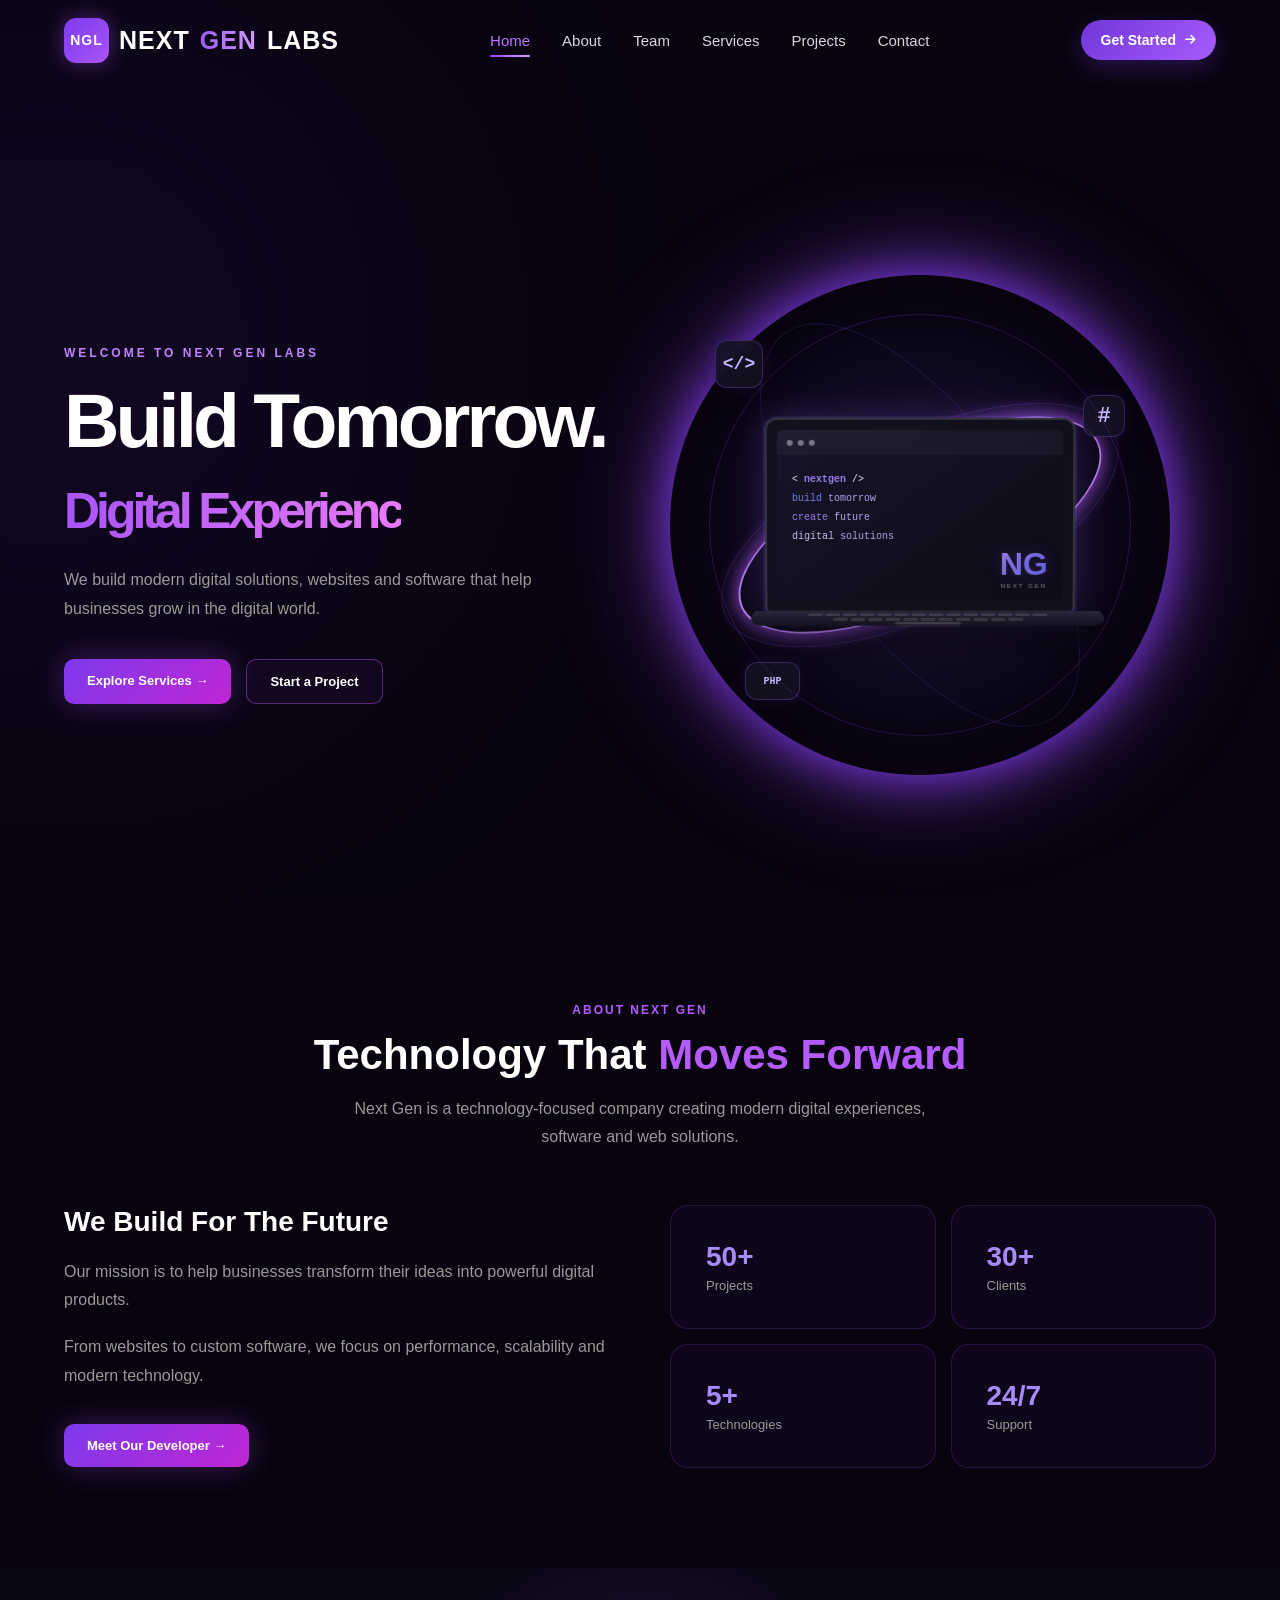
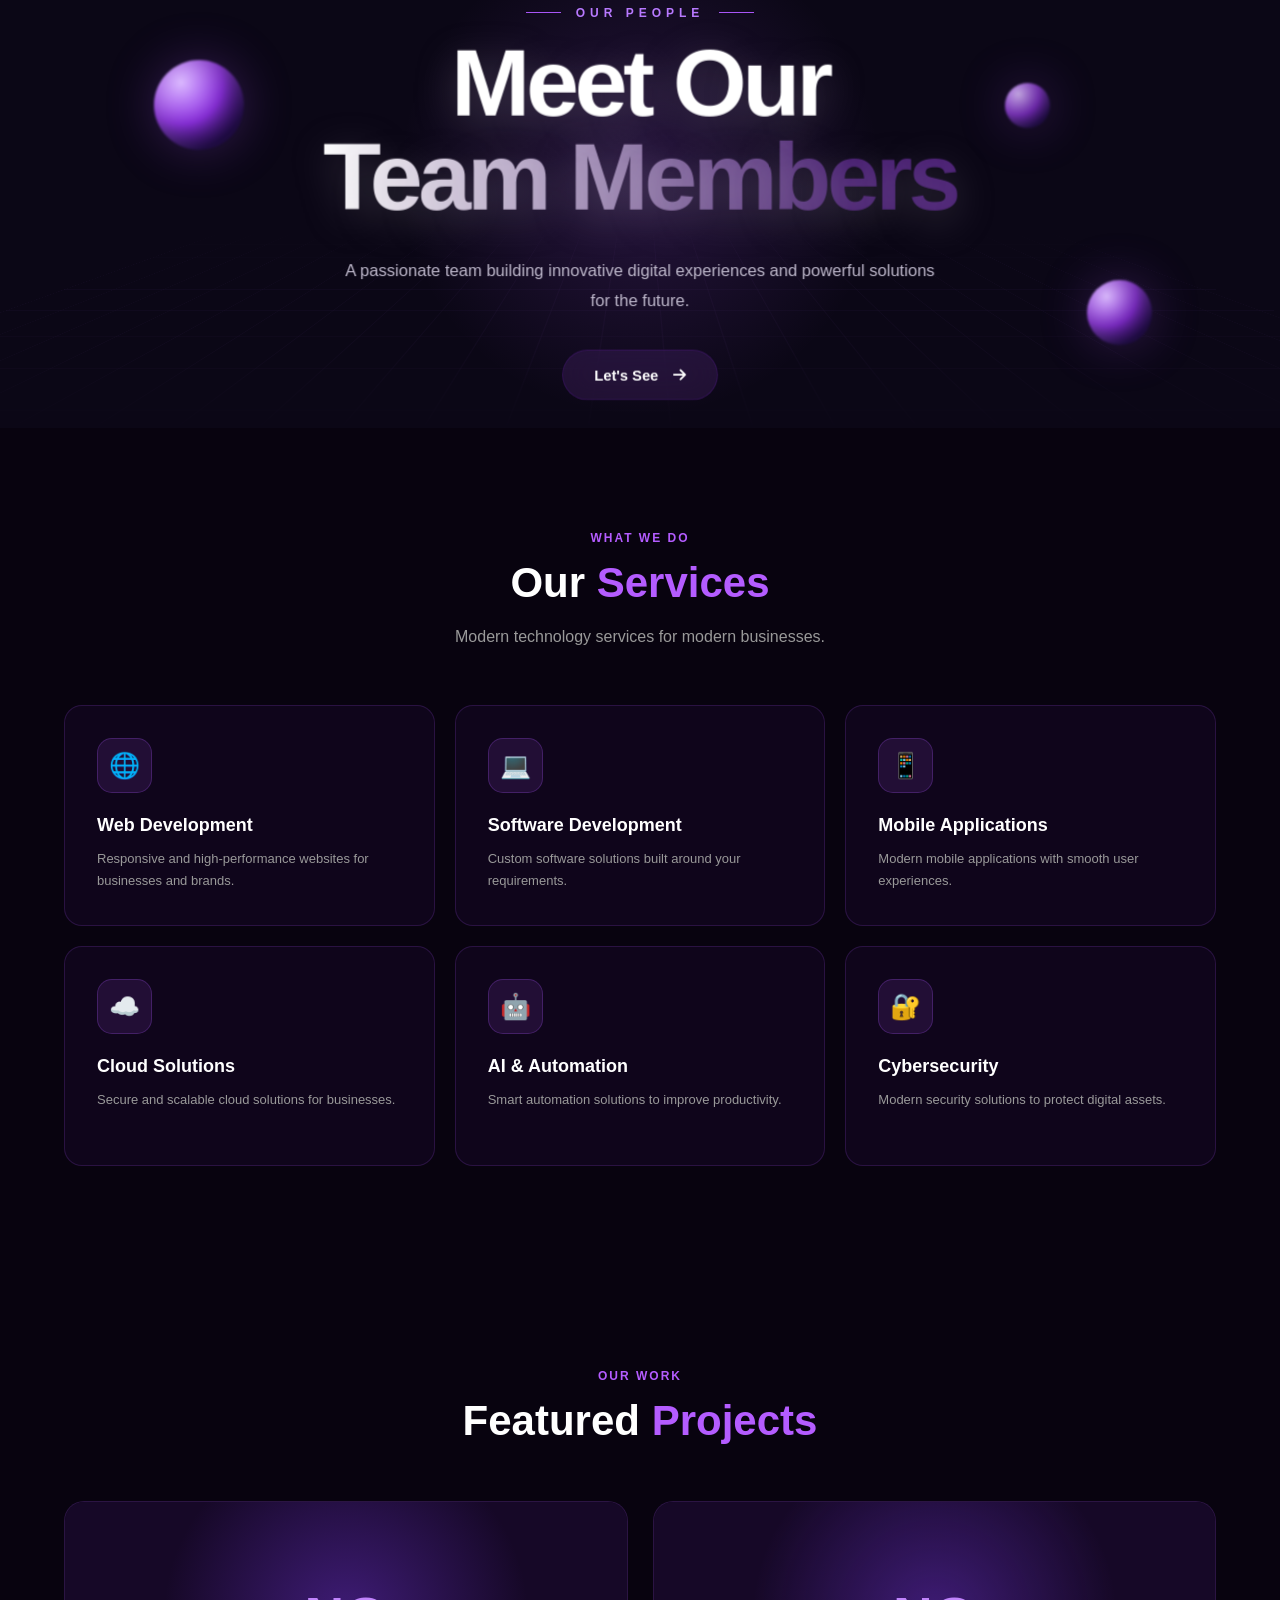
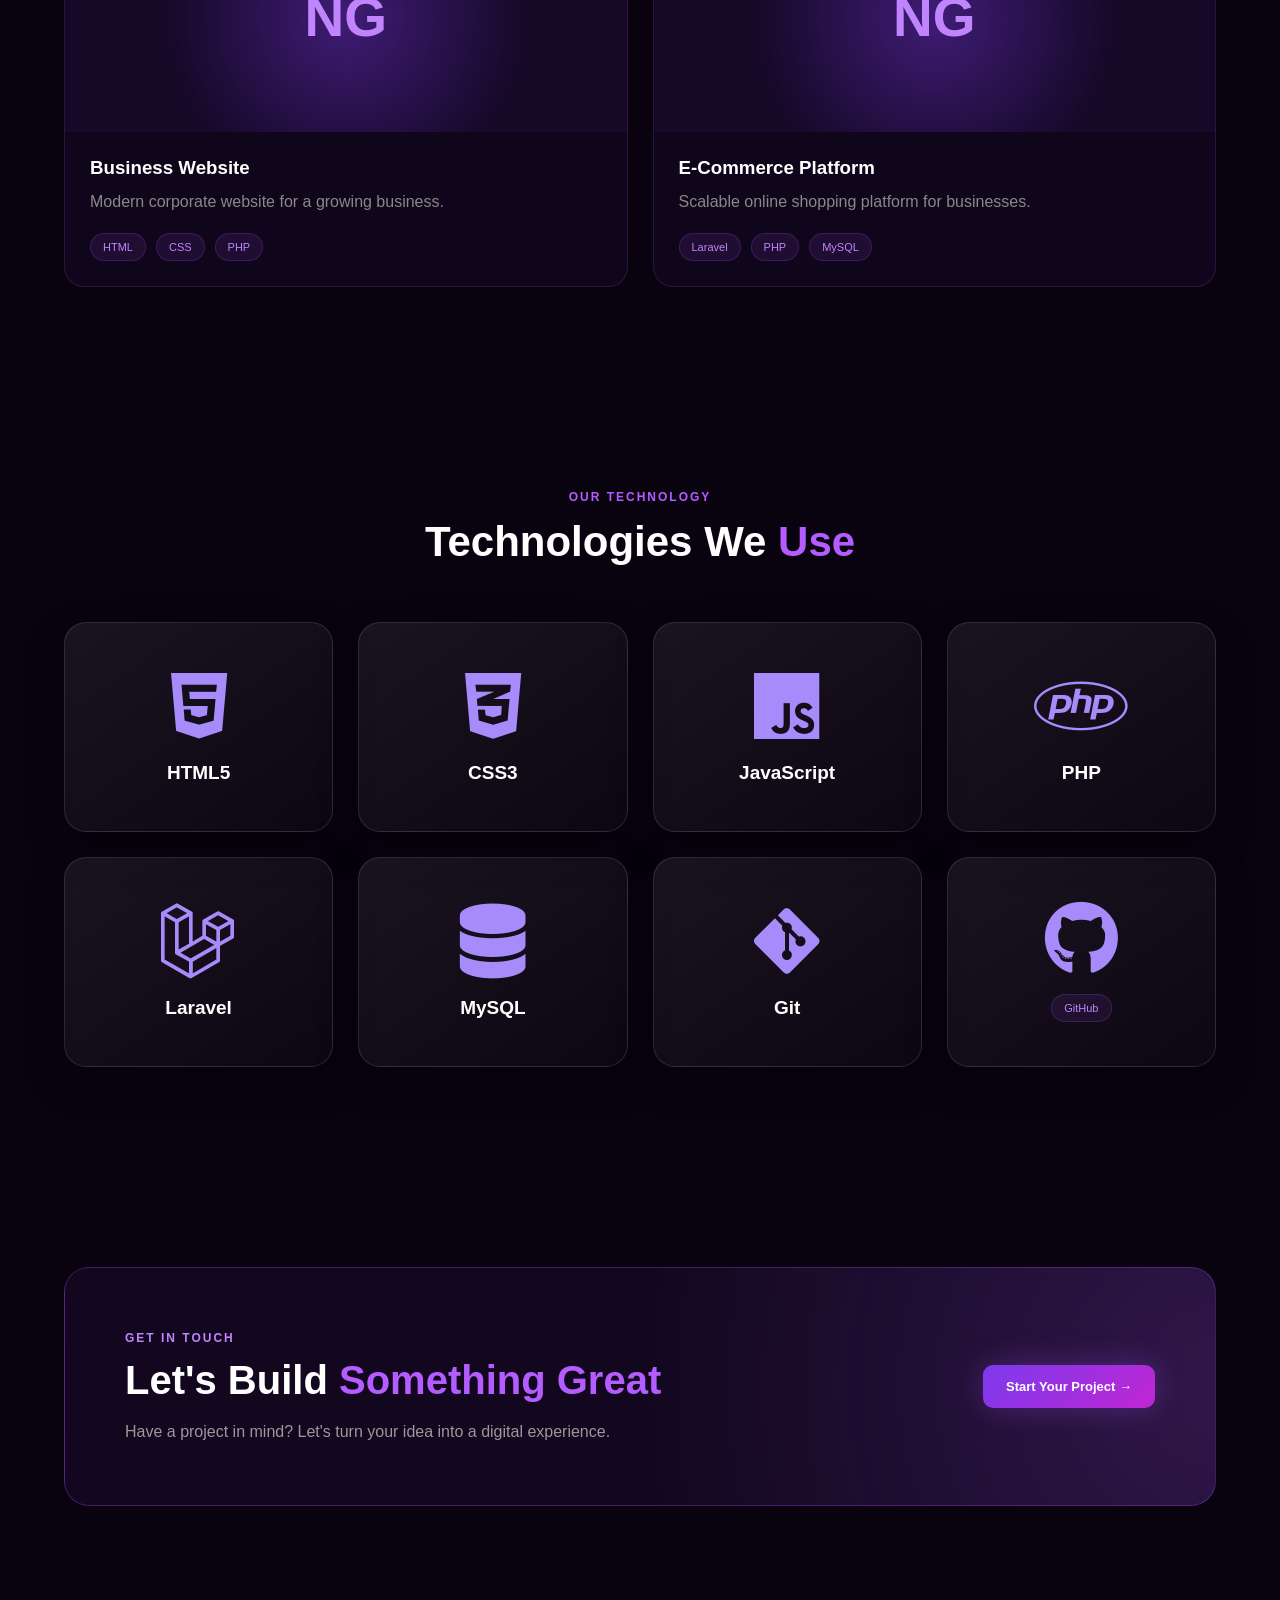
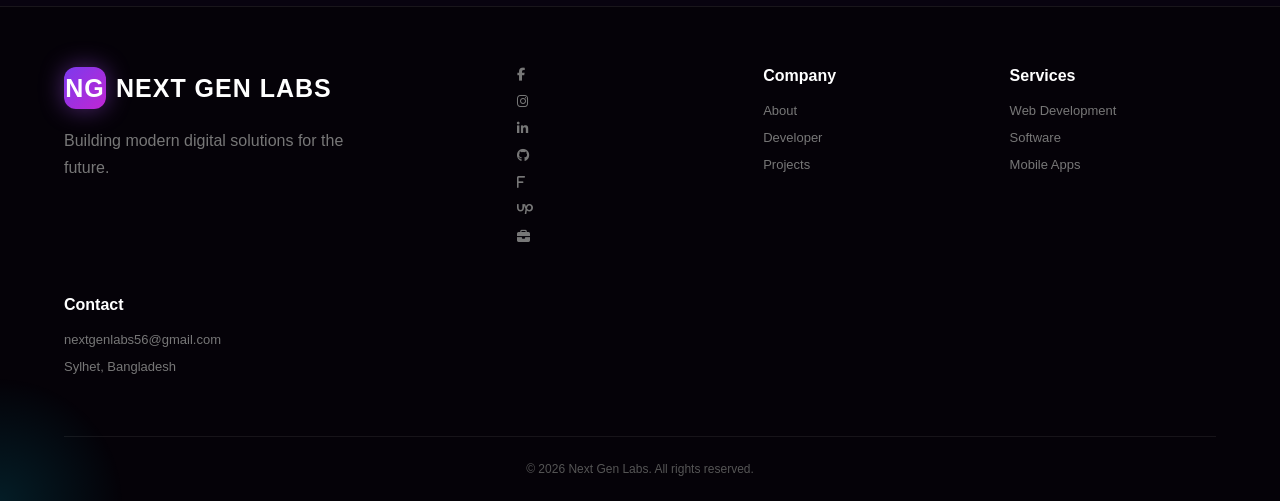
<file: index.html>
<!DOCTYPE html>
<html lang="en">

<head>
    <meta charset="UTF-8">
    <meta name="viewport" content="width=device-width, initial-scale=1.0">

    <title>Next Gen Labs| Digital Technology</title>
<link
    rel="stylesheet"
    href="https://cdnjs.cloudflare.com/ajax/libs/font-awesome/6.5.2/css/all.min.css">
    <link rel="stylesheet" href="style.css">
</head>

<body>

    <!-- NAVBAR -->
   <header class="navbar">
    <div class="nav-container">

        <!-- Logo -->


        <a href="index.html" class="logo">
<div class="ngl-icon">NGL</div>


            NEXT <span>GEN</span> LABS
        </a>

        <!-- Desktop Menu -->
        <nav class="nav-menu" id="navMenu">
            <a href="index.html" class="nav-link active">Home</a>
            <a href="#about" class="nav-link">About</a>
            <a href="team.html" class="nav-link">Team</a>
            <a href="#services" class="nav-link">Services</a>
            <a href="#projects" class="nav-link">Projects</a>
            
            <a href="#contact" class="nav-link">Contact</a>
        </nav>

        <!-- Get Started -->
        <a href="pricing.html" class="get-started">
            Get Started
            <i class="fas fa-arrow-right"></i>
        </a>

        <!-- Mobile Menu Button -->
        <button class="menu-toggle" id="menuToggle">
            <i class="fas fa-bars"></i>
        </button>

    </div>
</header>


    <!-- HOME -->
    <section class="hero" id="home">

        <div class="container">

            <div class="hero-grid">

                <div class="hero-content">

                    <div class="hero-small">
                        WELCOME TO NEXT GEN LABS
                    </div>

                    <h1>
                        Build Tomorrow.
                        <br>
                        <span class="typing-text">Today.</span>
                    </h1>

                    <p>
                        We build modern digital solutions,
                        websites and software that help
                        businesses grow in the digital world.
                    </p>

                    <div class="hero-buttons">

                        <a href="#services" class="btn btn-primary">
                            Explore Services →
                        </a>

                        <a href="#contact" class="btn btn-outline">
                            Start a Project
                        </a>

                    </div>

                </div>

<div class="orb laptop-orb">

    <div class="orbit-ring ring-one"></div>
    <div class="orbit-ring ring-two"></div>

    <div class="laptop">

        <div class="laptop-screen">

            <div class="screen-glow"></div>

            <div class="code-window">

                <div class="code-top">
                    <span></span>
                    <span></span>
                    <span></span>
                </div>

                <div class="code-lines">
                    <div><i>&lt;</i> <b>nextgen</b> <i>/&gt;</i></div>
                    <div><span>build</span> <em>tomorrow</em></div>
                    <div><span>create</span> <em>future</em></div>
                    <div><span>digital</span> <em>solutions</em></div>
                </div>

                <div class="screen-logo">
                    <strong>NG</strong>
                    <small>NEXT GEN</small>
                </div>

            </div>

        </div>

        <div class="laptop-base">

            <div class="keyboard">
                <span></span>
                <span></span>
                <span></span>
                <span></span>
                <span></span>
                <span></span>
                <span></span>
                <span></span>
                <span></span>
                <span></span>
                <span></span>
                <span></span>
                <span></span>
                <span></span>
                <span></span>
                <span></span>
                <span></span>
                <span></span>
                <span></span>
                <span></span>
                <span></span>
                <span></span>
                <span></span>
                <span></span>
                <span></span>
            </div>

            <div class="trackpad"></div>

        </div>

    </div>

    <div class="floating-tech tech-html">
        &lt;/&gt;
    </div>

    <div class="floating-tech tech-css">
        #
    </div>

    <div class="floating-tech tech-php">
        PHP
    </div>

</div>


                </div>

            </div>

        </div>

    </section>


    <!-- ABOUT -->
    <section class="section" id="about">

        <div class="container">

            <div class="section-title">

                <span>ABOUT NEXT GEN</span>

                <h2>
                    Technology That
                    <span class="purple">
                        Moves Forward
                    </span>
                </h2>

                <p>
                    Next Gen is a technology-focused company
                    creating modern digital experiences,
                    software and web solutions.
                </p>

            </div>


            <div class="about-grid">

                <div class="about-text">

                    <h3>
                        We Build For The Future
                    </h3>

                    <p>
                        Our mission is to help businesses
                        transform their ideas into powerful
                        digital products.
                    </p>

                    <p>
                        From websites to custom software,
                        we focus on performance, scalability
                        and modern technology.
                    </p>

                    <a href="#developer" class="btn btn-primary">
                        Meet Our Developer →
                    </a>

                </div>


                <div class="stats">

                    <div class="stat">
                        <h3>50+</h3>
                        <p>Projects</p>
                    </div>

                    <div class="stat">
                        <h3>30+</h3>
                        <p>Clients</p>
                    </div>

                    <div class="stat">
                        <h3>5+</h3>
                        <p>Technologies</p>
                    </div>

                    <div class="stat">
                        <h3>24/7</h3>
                        <p>Support</p>
                    </div>

                </div>

            </div>

        </div>

    </section>
<section class="team-premium">

    <div class="team-bg-shape shape-one"></div>
    <div class="team-bg-shape shape-two"></div>
    <div class="team-grid-bg"></div>

    <div class="team-content">

        <div class="team-label">
            <span></span>
            OUR PEOPLE
            <span></span>
        </div>

        <h2>
            Meet Our
            <strong>Team Members</strong>
        </h2>

        <p>
            A passionate team building innovative digital experiences
            and powerful solutions for the future.
        </p>

        <a href="team.html" class="team-see-btn">
            <span>Let's See</span>
            <i class="fa-solid fa-arrow-right"></i>
        </a>

    </div>

    <div class="floating-orb orb-one"></div>
    <div class="floating-orb orb-two"></div>
    <div class="floating-orb orb-three"></div>

</section>

    <!-- SERVICES -->
    <section class="section services" id="services">

        <div class="container">

            <div class="section-title">

                <span>WHAT WE DO</span>

                <h2>
                    Our
                    <span class="purple">
                        Services
                    </span>
                </h2>

                <p>
                    Modern technology services
                    for modern businesses.
                </p>

            </div>


            <div class="service-grid">

                <div class="service-card">

                    <div class="service-icon">🌐</div>

                    <h3>
                        Web Development
                    </h3>

                    <p>
                        Responsive and high-performance
                        websites for businesses and brands.
                    </p>

                </div>


                <div class="service-card">

                    <div class="service-icon">💻</div>

                    <h3>
                        Software Development
                    </h3>

                    <p>
                        Custom software solutions
                        built around your requirements.
                    </p>

                </div>


                <div class="service-card">

                    <div class="service-icon">📱</div>

                    <h3>
                        Mobile Applications
                    </h3>

                    <p>
                        Modern mobile applications
                        with smooth user experiences.
                    </p>

                </div>


                <div class="service-card">

                    <div class="service-icon">☁️</div>

                    <h3>
                        Cloud Solutions
                    </h3>

                    <p>
                        Secure and scalable cloud
                        solutions for businesses.
                    </p>

                </div>


                <div class="service-card">

                    <div class="service-icon">🤖</div>

                    <h3>
                        AI & Automation
                    </h3>

                    <p>
                        Smart automation solutions
                        to improve productivity.
                    </p>

                </div>


                <div class="service-card">

                    <div class="service-icon">🔐</div>

                    <h3>
                        Cybersecurity
                    </h3>

                    <p>
                        Modern security solutions
                        to protect digital assets.
                    </p>

                </div>

            </div>

        </div>

    </section>


    <!-- PROJECTS -->
    <section class="section" id="projects">

        <div class="container">

            <div class="section-title">

                <span>OUR WORK</span>

                <h2>
                    Featured
                    <span class="purple">
                        Projects
                    </span>
                </h2>

            </div>


            <div class="projects-grid">

                <div class="project">

                    <div class="project-image">
                        NG
                    </div>

                    <div class="project-content">

                        <h3>
                            Business Website
                        </h3>

                        <p>
                            Modern corporate website
                            for a growing business.
                        </p>

                        <div class="tags">
                            <span>HTML</span>
                            <span>CSS</span>
                            <span>PHP</span>
                        </div>

                    </div>

                </div>


                <div class="project">

                    <div class="project-image">
                        NG
                    </div>

                    <div class="project-content">

                        <h3>
                            E-Commerce Platform
                        </h3>

                        <p>
                            Scalable online shopping
                            platform for businesses.
                        </p>

                        <div class="tags">
                            <span>Laravel</span>
                            <span>PHP</span>
                            <span>MySQL</span>
                        </div>

                    </div>

                </div>

            </div>

        </div>

    </section>


    <!-- TECHNOLOGIES -->
    <section class="section" id="technologies">

        <div class="container">

            <div class="section-title">

                <span>OUR TECHNOLOGY</span>

                <h2>
                    Technologies We
                    <span class="purple">
                        Use
                    </span>
                </h2>

            </div>

<div class="tech-list">

    <div class="tech-item">
        <i class="fa-brands fa-html5"></i>
        <h3>HTML5</h3>
    </div>

    <div class="tech-item">
        <i class="fa-brands fa-css3-alt"></i>
        <h3>CSS3</h3>
    </div>

    <div class="tech-item">
        <i class="fa-brands fa-js"></i>
        <h3>JavaScript</h3>
    </div>

    <div class="tech-item">
        <i class="fa-brands fa-php"></i>
        <h3>PHP</h3>
    </div>

    <div class="tech-item">
        <i class="fa-brands fa-laravel"></i>
        <h3>Laravel</h3>
    </div>

    <div class="tech-item">
        <i class="fa-solid fa-database"></i>
        <h3>MySQL</h3>
    </div>

    <div class="tech-item">
        <i class="fa-brands fa-git-alt"></i>
        <h3>Git</h3>
    </div>
    <div class="tech-item">
    <i class="fab fa-github"></i>
    <span>GitHub</span>
</div>

</div>
    </section>


    <!-- CONTACT -->
    <section class="section contact-section" id="contact">

        <div class="container">

            <div class="contact-box">

                <div>

                    <span>
                        GET IN TOUCH
                    </span>

                    <h2>
                        Let's Build
                        <span class="purple">
                            Something Great
                        </span>
                    </h2>

                    <p>
                        Have a project in mind?
                        Let's turn your idea into
                        a digital experience.
                    </p>

                </div>

                <a
                    href="pricing.html"
                    class="btn btn-primary">

                    Start Your Project →

                </a>

            </div>

        </div>

    </section>


    <!-- FOOTER -->
    <footer>

        <div class="container">

            <div class="footer-grid">

                <div class="footer-about">

                    <a href="#home" class="logo">

                        <div class="logo-icon">
                            NG
                        </div>

                        NEXT GEN LABS

                    </a>

                    <p>
                        Building modern digital
                        solutions for the future.
                    </p>

                </div>
                <div class="footer-socials">

    <a href="#" aria-label="Facebook" target="_blank">
        <i class="fa-brands fa-facebook-f"></i>
    </a>

    <a href="#" aria-label="Instagram" target="_blank">
        <i class="fa-brands fa-instagram"></i>
    </a>

    <a href="www.linkedin.com/in/diptho-durjoy" aria-label="LinkedIn" >
        <i class="fa-brands fa-linkedin-in"></i>
    </a>

    <a href="https://github.com/imdipthodurjoy"
       aria-label="GitHub"
       target="_blank">
        <i class="fa-brands fa-github"></i>
    </a>


    <a href="YOUR_FIVERR_LINK"
       target="_blank"
       rel="noopener noreferrer"
       aria-label="Fiverr">
        <i class="fa-solid fa-f"></i>
    </a>

    <a href="YOUR_UPWORK_LINK"
       target="_blank"
       rel="noopener noreferrer"
       aria-label="Upwork">
        <i class="fa-brands fa-upwork"></i>
    </a>

    <a href="YOUR_FREELANCER_LINK"
       target="_blank"
       rel="noopener noreferrer"
       aria-label="Freelancer">
        <i class="fa-solid fa-briefcase"></i>
    </a>
</div>


                <div>

                    <h4>Company</h4>

                    <a href="#about">About</a>

                    <a href="#developer">
                        Developer
                    </a>

                    <a href="#projects">
                        Projects
                    </a>

                </div>


                <div>

                    <h4>Services</h4>

                    <a href="#services">
                        Web Development
                    </a>

                    <a href="#services">
                        Software
                    </a>

                    <a href="#services">
                        Mobile Apps
                    </a>

                </div>


                <div>

                    <h4>Contact</h4>

                    <a href="mailto:nextgenlabs56@gmail.com">
                       nextgenlabs56@gmail.com
                    </a>

                    <a href="#">
                        Sylhet, Bangladesh
                    </a>

                </div>

            </div>


            <div class="copyright">

                © 2026 Next Gen Labs.
                All rights reserved.

            </div>

        </div>

    </footer>
<script src="script.js"></script>
</body>

</html>
</file>
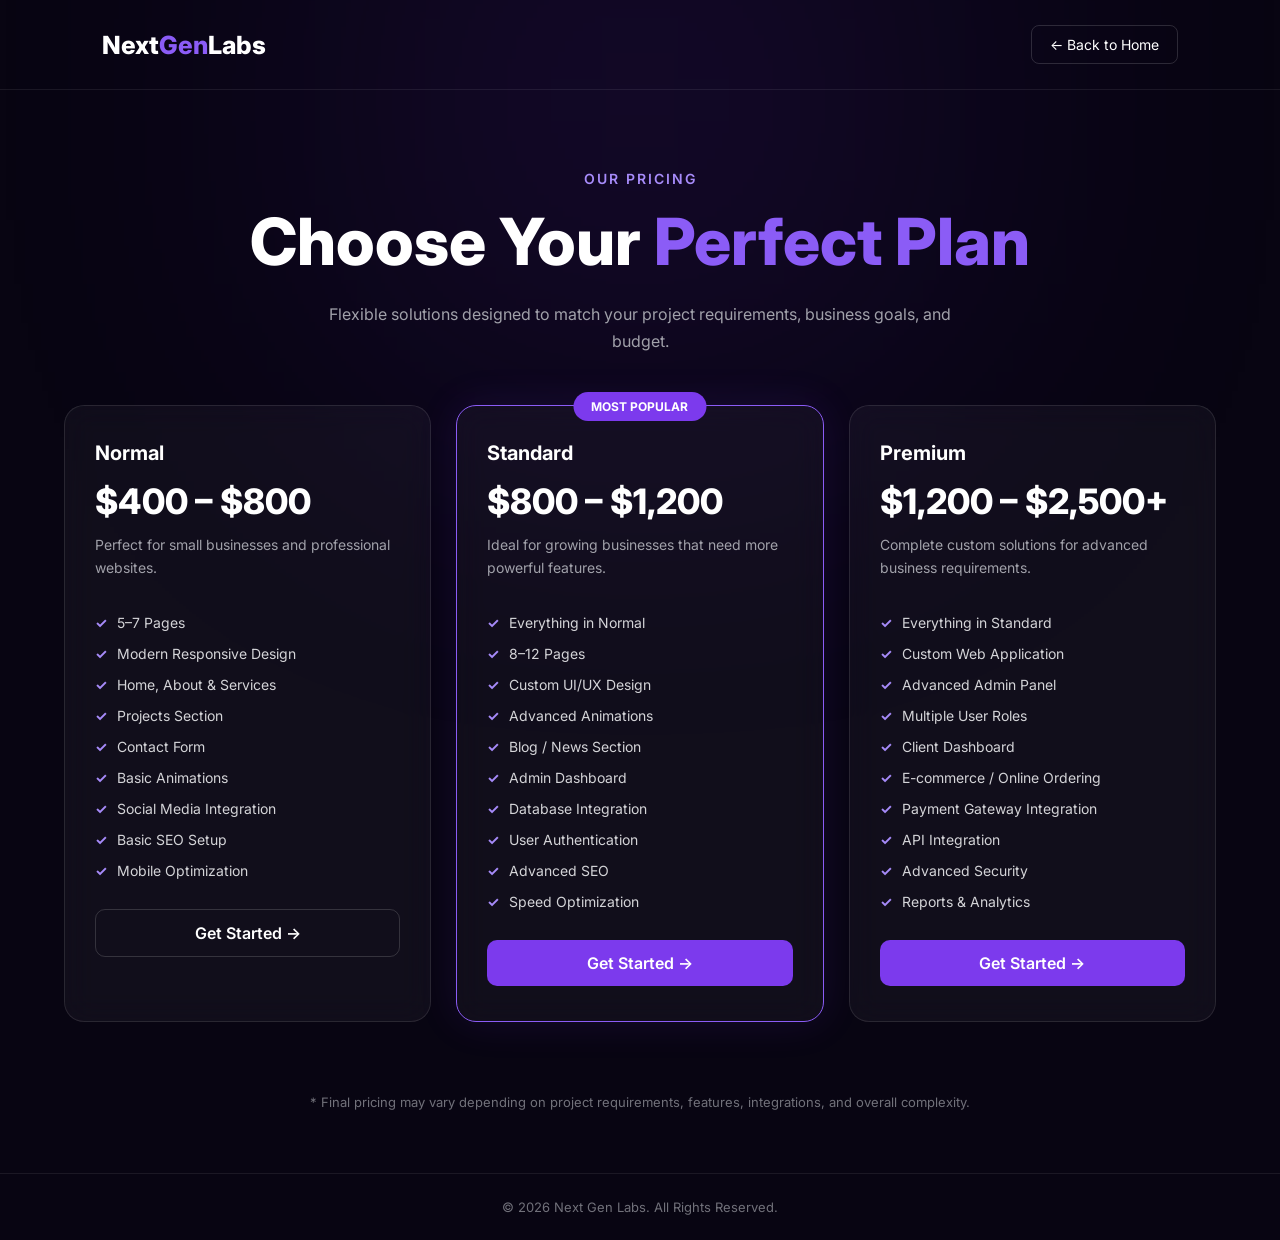
<file: pricing.html>
<!DOCTYPE html>
<html lang="en">
<head>
    <meta charset="UTF-8">
    <meta name="viewport" content="width=device-width, initial-scale=1.0">

    <title>Pricing | Next Gen</title>

    <!-- Google Font -->
    <link rel="preconnect" href="https://fonts.googleapis.com">
    <link rel="preconnect" href="https://fonts.gstatic.com" crossorigin>
    <link href="https://fonts.googleapis.com/css2?family=Inter:wght@400;500;600;700;800&display=swap" rel="stylesheet">

    <style>
        * {
            margin: 0;
            padding: 0;
            box-sizing: border-box;
        }

        body {
            font-family: "Inter", sans-serif;
            background: #080512;
            color: #ffffff;
            min-height: 100vh;
        }

        /* Background Glow */
        body::before {
            content: "";
            position: fixed;
            width: 500px;
            height: 500px;
            background: #6d28d9;
            filter: blur(180px);
            opacity: 0.18;
            top: -150px;
            left: 50%;
            transform: translateX(-50%);
            z-index: -1;
        }

        /* Navbar */
        nav {
            width: 100%;
            padding: 25px 8%;
            display: flex;
            justify-content: space-between;
            align-items: center;
            border-bottom: 1px solid rgba(255,255,255,0.08);
        }

        .logo {
            font-size: 25px;
            font-weight: 800;
            color: #ffffff;
        }

        .logo span {
            color: #8b5cf6;
        }

        .back-btn {
            text-decoration: none;
            color: #ffffff;
            font-size: 14px;
            padding: 10px 18px;
            border: 1px solid rgba(255,255,255,0.15);
            border-radius: 8px;
            transition: 0.3s;
        }

        .back-btn:hover {
            background: #7c3aed;
            border-color: #7c3aed;
        }

        /* Hero */
        .pricing-header {
            text-align: center;
            padding: 80px 20px 50px;
        }

        .pricing-header .small-title {
            color: #a78bfa;
            font-size: 14px;
            font-weight: 600;
            letter-spacing: 2px;
            text-transform: uppercase;
            margin-bottom: 15px;
        }

        .pricing-header h1 {
            font-size: clamp(38px, 6vw, 65px);
            font-weight: 800;
            margin-bottom: 20px;
        }

        .pricing-header h1 span {
            color: #8b5cf6;
        }

        .pricing-header p {
            max-width: 650px;
            margin: auto;
            color: #a1a1aa;
            line-height: 1.7;
            font-size: 16px;
        }

        /* Pricing */
        .pricing-container {
            width: 90%;
            max-width: 1200px;
            margin: auto;
            display: grid;
            grid-template-columns: repeat(3, 1fr);
            gap: 25px;
            padding-bottom: 70px;
        }

        .pricing-card {
            position: relative;
            background: rgba(255,255,255,0.04);
            border: 1px solid rgba(255,255,255,0.1);
            border-radius: 20px;
            padding: 35px 30px;
            backdrop-filter: blur(15px);
            transition: 0.35s ease;
        }

        .pricing-card:hover {
            transform: translateY(-10px);
            border-color: #8b5cf6;
            box-shadow: 0 20px 60px rgba(124,58,237,0.18);
        }

        .pricing-card.popular {
            border: 1px solid #8b5cf6;
            box-shadow: 0 0 40px rgba(124,58,237,0.12);
        }

        .popular-badge {
            position: absolute;
            top: -14px;
            left: 50%;
            transform: translateX(-50%);
            background: #7c3aed;
            padding: 7px 18px;
            border-radius: 30px;
            font-size: 12px;
            font-weight: 700;
            white-space: nowrap;
        }

        .plan-name {
            font-size: 20px;
            font-weight: 700;
            margin-bottom: 15px;
        }

        .price {
            font-size: 35px;
            font-weight: 800;
            margin-bottom: 12px;
        }

        .price span {
            font-size: 14px;
            color: #a1a1aa;
            font-weight: 400;
        }

        .description {
            color: #a1a1aa;
            font-size: 14px;
            line-height: 1.6;
            min-height: 55px;
            margin-bottom: 25px;
        }

        .features {
            list-style: none;
            margin-bottom: 30px;
        }

        .features li {
            color: #d4d4d8;
            font-size: 14px;
            margin-bottom: 14px;
        }

        .features li::before {
            content: "✓";
            color: #a78bfa;
            font-weight: 700;
            margin-right: 10px;
        }

        .plan-btn {
            display: block;
            text-align: center;
            text-decoration: none;
            color: #ffffff;
            background: #7c3aed;
            padding: 13px 20px;
            border-radius: 10px;
            font-weight: 600;
            transition: 0.3s;
        }

        .plan-btn:hover {
            background: #8b5cf6;
            transform: translateY(-2px);
        }

        .normal-btn {
            background: transparent;
            border: 1px solid rgba(255,255,255,0.15);
        }

        .normal-btn:hover {
            background: #7c3aed;
            border-color: #7c3aed;
        }

        /* Note */
        .pricing-note {
            text-align: center;
            color: #71717a;
            font-size: 13px;
            padding: 0 20px 60px;
            line-height: 1.6;
        }

        /* Footer */
        footer {
            border-top: 1px solid rgba(255,255,255,0.08);
            text-align: center;
            padding: 25px;
            color: #71717a;
            font-size: 13px;
        }

        /* Responsive */
        @media (max-width: 900px) {
            .pricing-container {
                grid-template-columns: 1fr;
                max-width: 500px;
            }

            .pricing-header {
                padding-top: 60px;
            }
        }

        @media (max-width: 500px) {
            nav {
                padding: 20px;
            }

            .pricing-card {
                padding: 30px 25px;
            }

            .price {
                font-size: 30px;
            }
        }
    </style>
</head>

<body>

    <!-- Navbar -->
    <nav>
        <div class="logo">Next<span>Gen</span>Labs</div>

        <a href="index.html" class="back-btn">
            ← Back to Home
        </a>
    </nav>


    <!-- Pricing Header -->
    <section class="pricing-header">

        <div class="small-title">
            Our Pricing
        </div>

        <h1>
            Choose Your <span>Perfect Plan</span>
        </h1>

        <p>
            Flexible solutions designed to match your project requirements,
            business goals, and budget.
        </p>

    </section>


    <!-- Pricing Cards -->
    <section class="pricing-container">

        <!-- Normal -->
        <div class="pricing-card">

            <div class="plan-name">
                Normal
            </div>

            <div class="price">
                $400 – $800
            </div>

            <p class="description">
                Perfect for small businesses and professional websites.
            </p>

            <ul class="features">
                <li>5–7 Pages</li>
                <li>Modern Responsive Design</li>
                <li>Home, About & Services</li>
                <li>Projects Section</li>
                <li>Contact Form</li>
                <li>Basic Animations</li>
                <li>Social Media Integration</li>
                <li>Basic SEO Setup</li>
                <li>Mobile Optimization</li>
            </ul>

            <a href="https://wa.me/8801602197279" class="plan-btn normal-btn">
                Get Started →
            </a>

        </div>


        <!-- Standard -->
        <div class="pricing-card popular">

            <div class="popular-badge">
                MOST POPULAR
            </div>

            <div class="plan-name">
                Standard
            </div>

            <div class="price">
                $800 – $1,200
            </div>

            <p class="description">
                Ideal for growing businesses that need more powerful features.
            </p>

            <ul class="features">
                <li>Everything in Normal</li>
                <li>8–12 Pages</li>
                <li>Custom UI/UX Design</li>
                <li>Advanced Animations</li>
                <li>Blog / News Section</li>
                <li>Admin Dashboard</li>
                <li>Database Integration</li>
                <li>User Authentication</li>
                <li>Advanced SEO</li>
                <li>Speed Optimization</li>
            </ul>

            <a href="https://wa.me/8801602197279" class="plan-btn">
                Get Started →
            </a>

        </div>


        <!-- Premium -->
        <div class="pricing-card">

            <div class="plan-name">
                Premium
            </div>

            <div class="price">
                $1,200 – $2,500+
            </div>

            <p class="description">
                Complete custom solutions for advanced business requirements.
            </p>

            <ul class="features">
                <li>Everything in Standard</li>
                <li>Custom Web Application</li>
                <li>Advanced Admin Panel</li>
                <li>Multiple User Roles</li>
                <li>Client Dashboard</li>
                <li>E-commerce / Online Ordering</li>
                <li>Payment Gateway Integration</li>
                <li>API Integration</li>
                <li>Advanced Security</li>
                <li>Reports & Analytics</li>
            </ul>

            <a href="https://wa.me/8801602197279" class="plan-btn">
                Get Started →
            </a>

        </div>

    </section>


    <!-- Pricing Note -->
    <div class="pricing-note">
        * Final pricing may vary depending on project requirements,
        features, integrations, and overall complexity.
    </div>


    <!-- Footer -->
    <footer>
        © 2026 Next Gen Labs. All Rights Reserved.
    </footer>

</body>
</html>
</file>
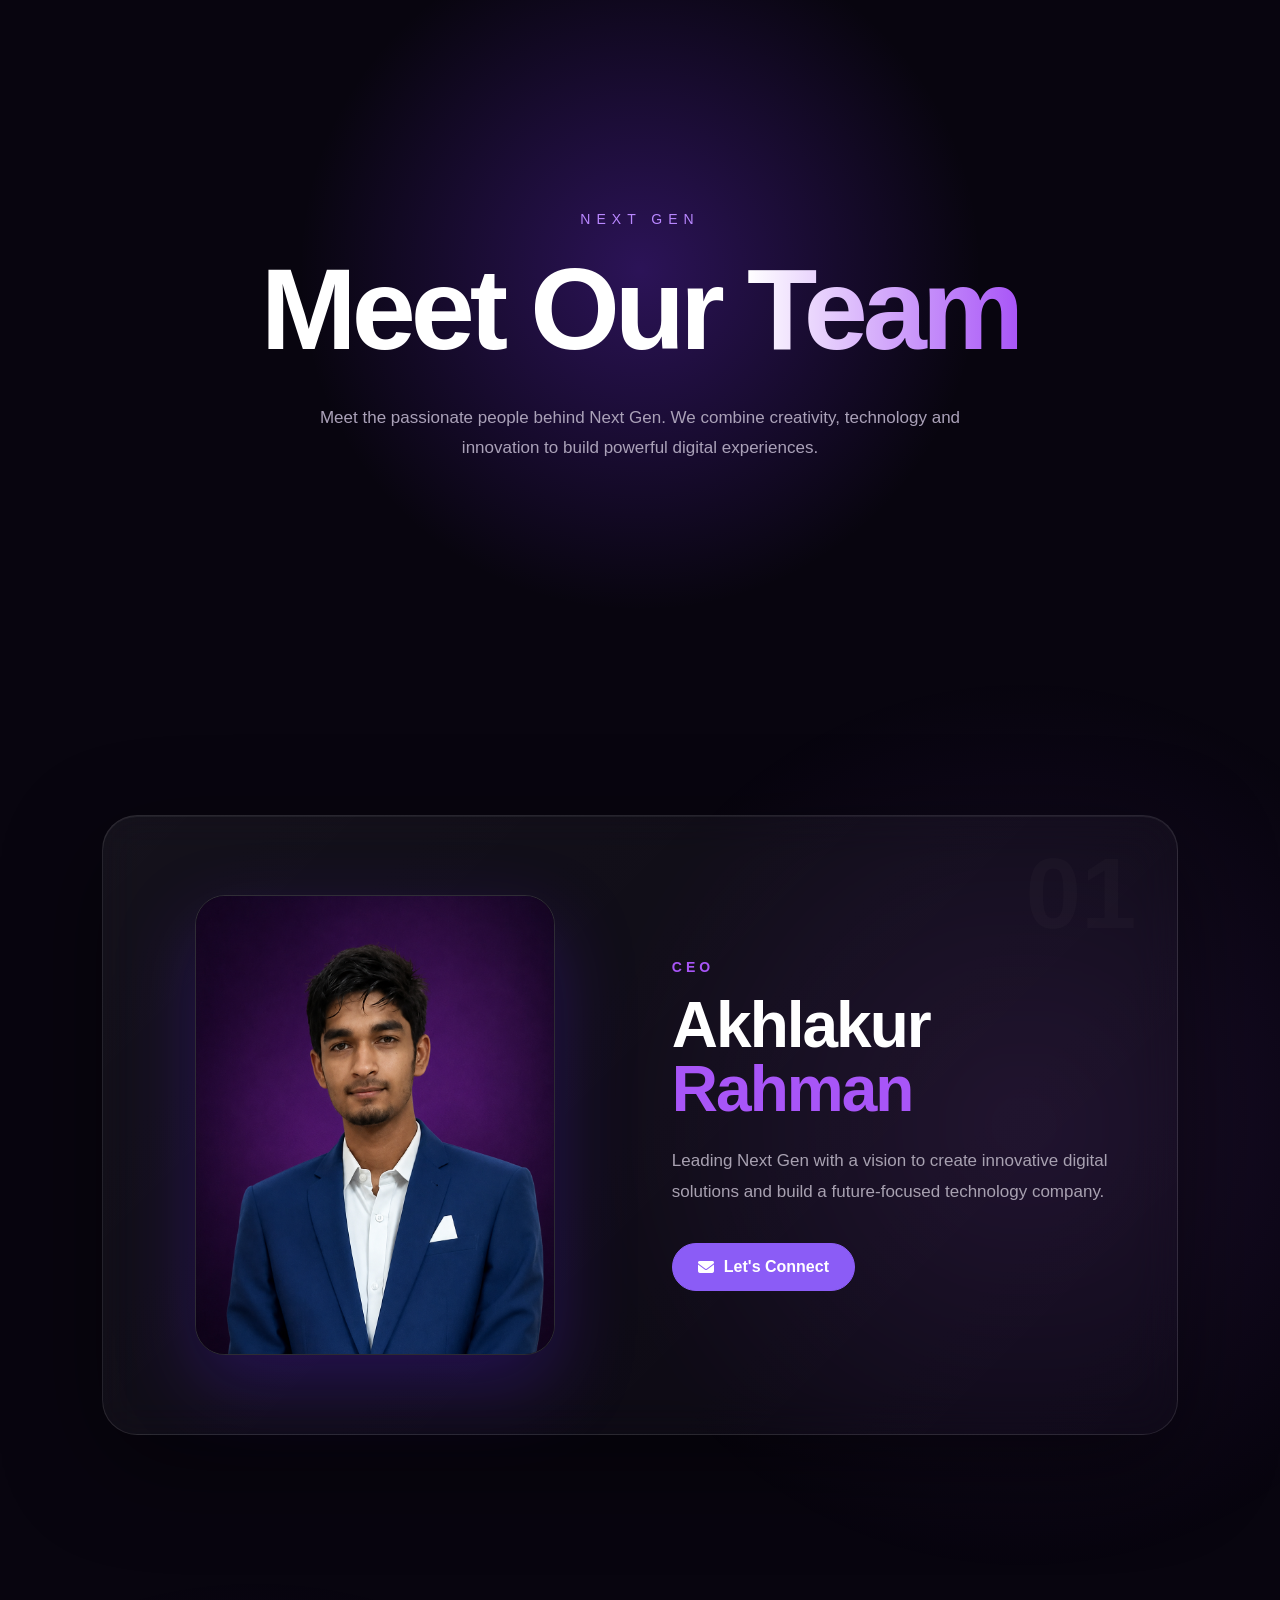
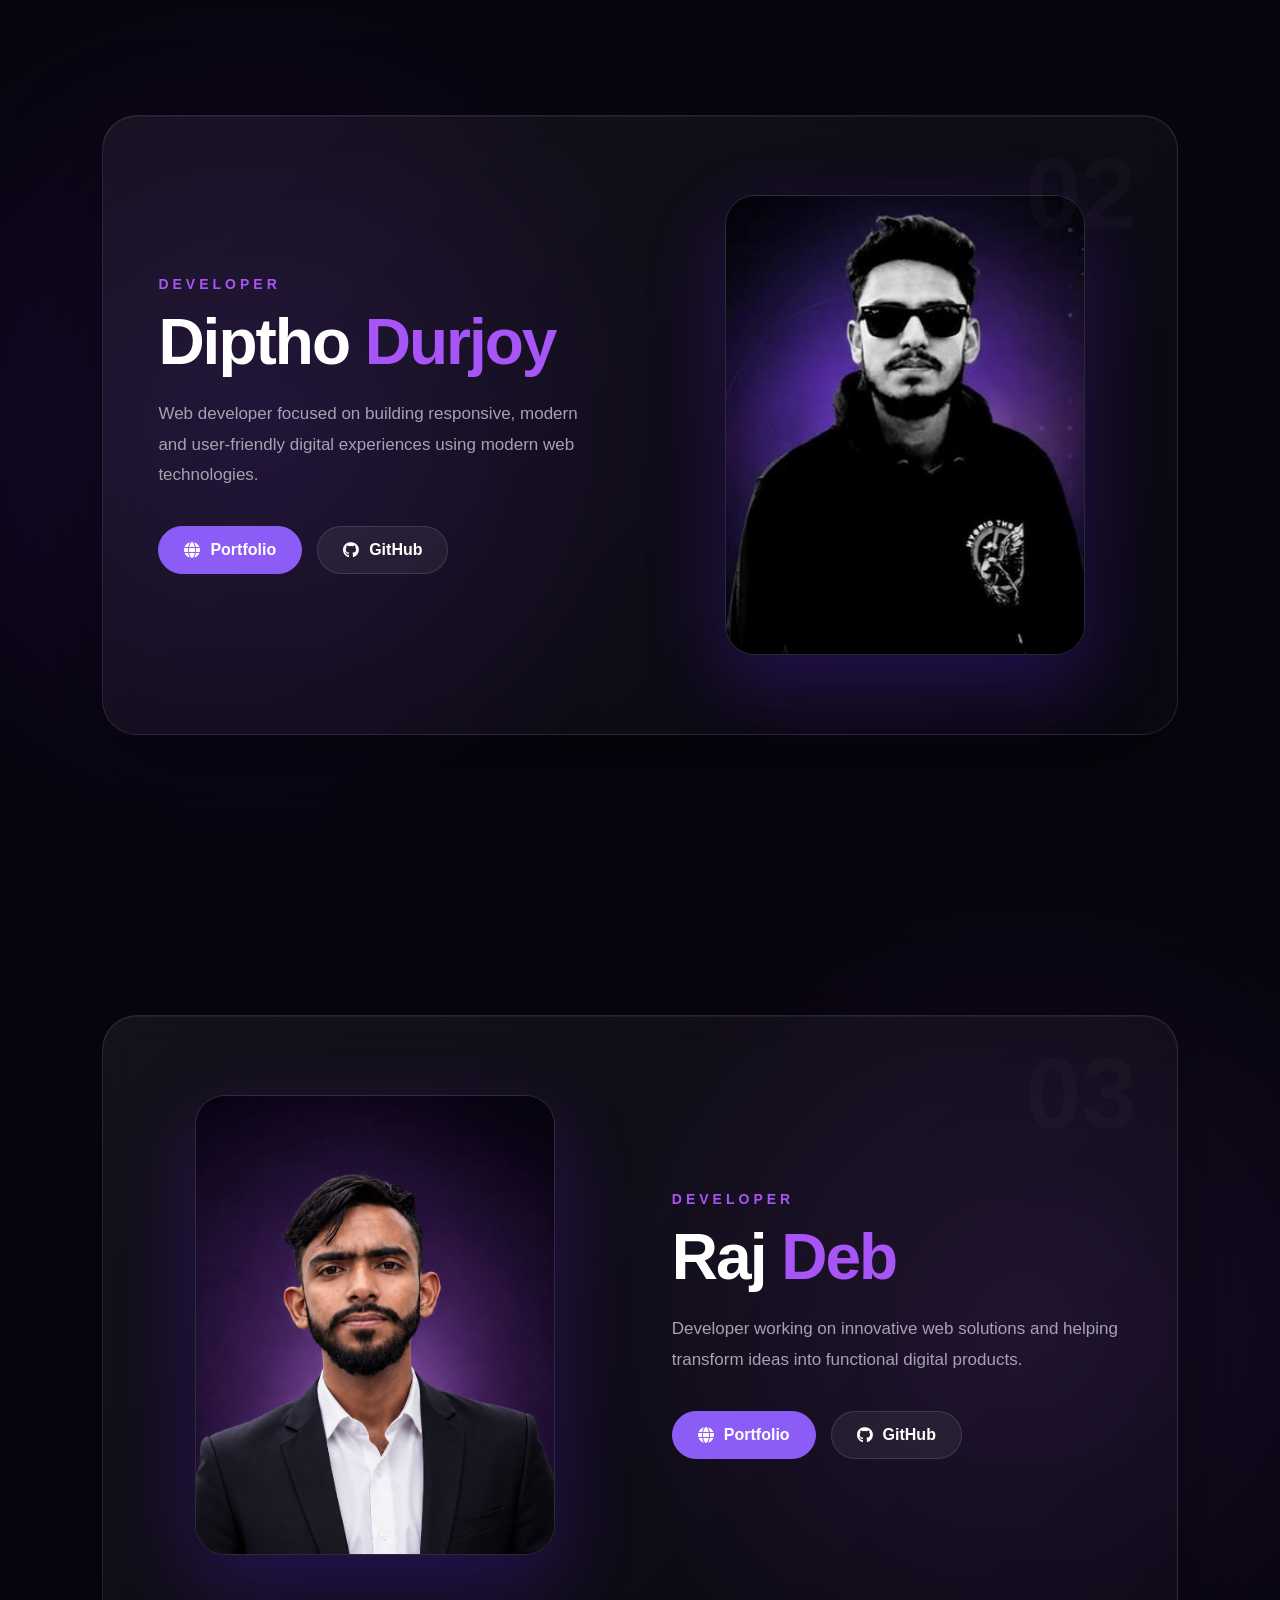
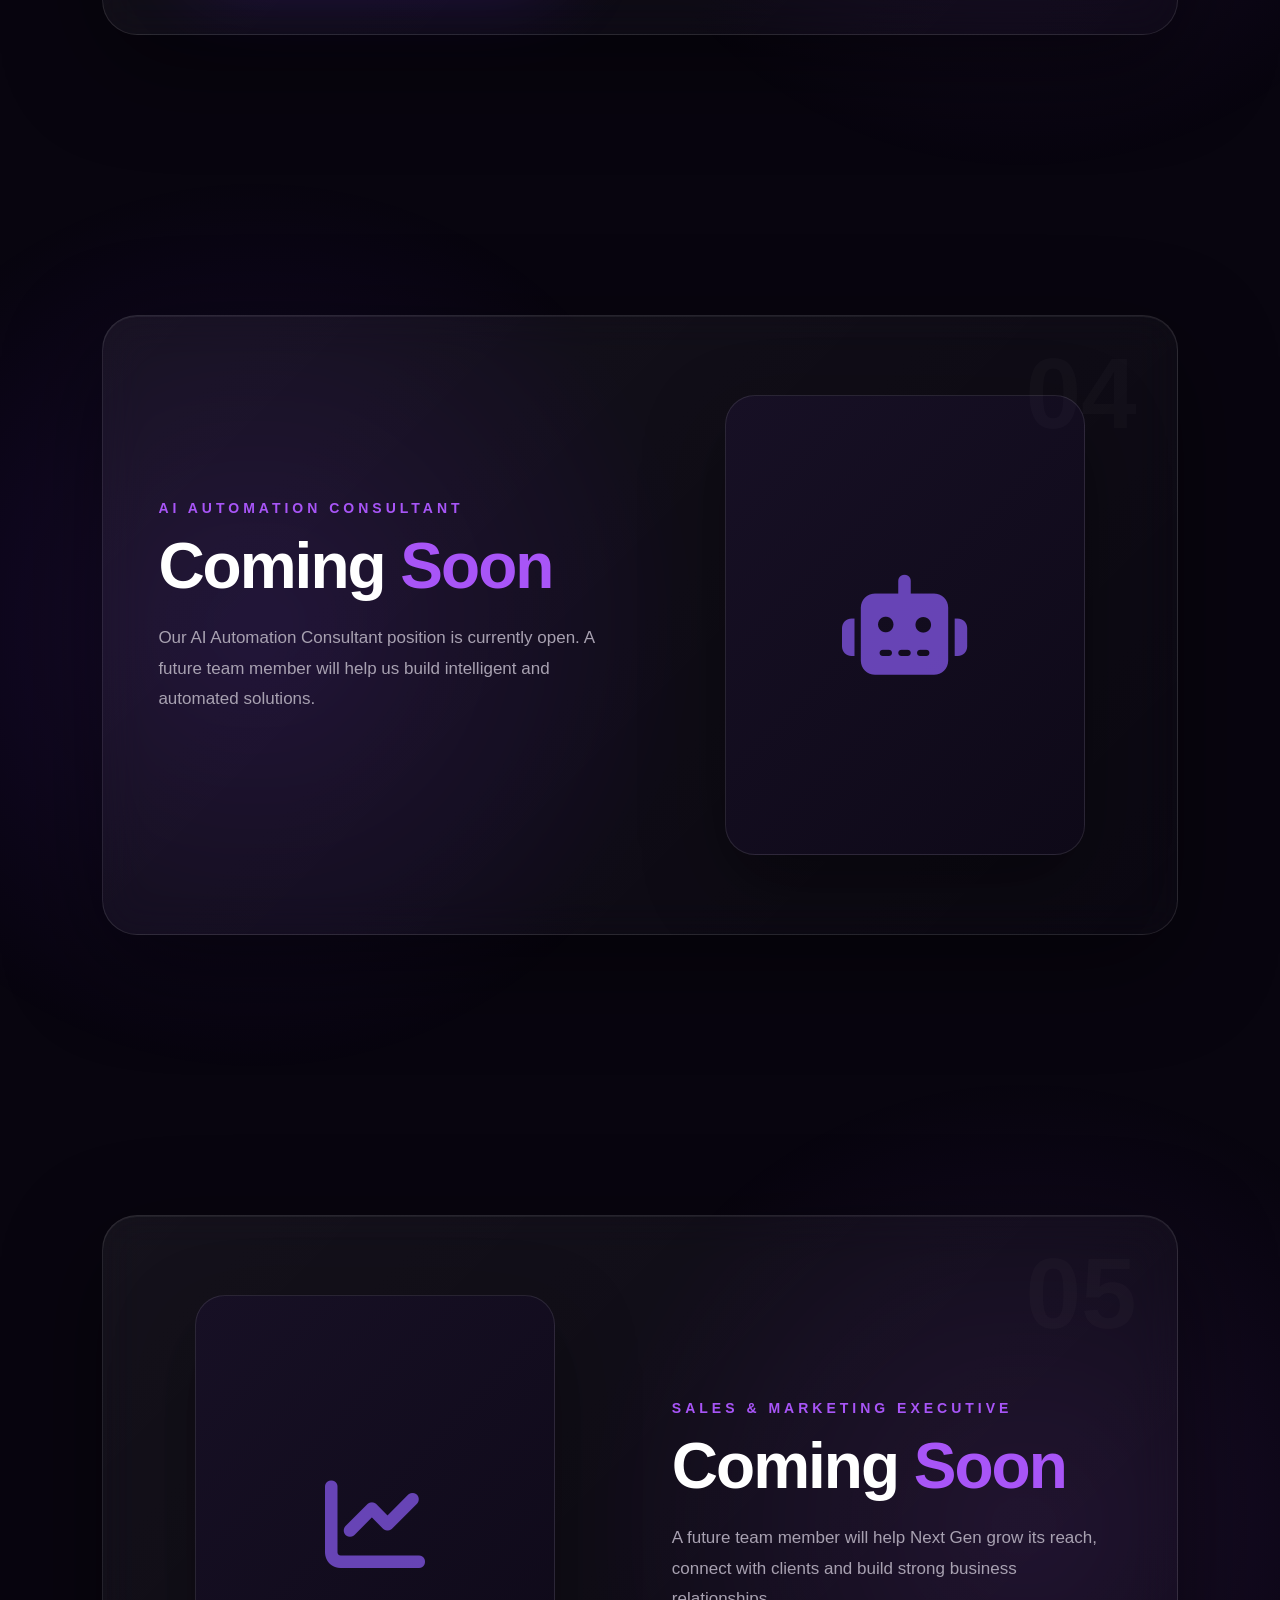
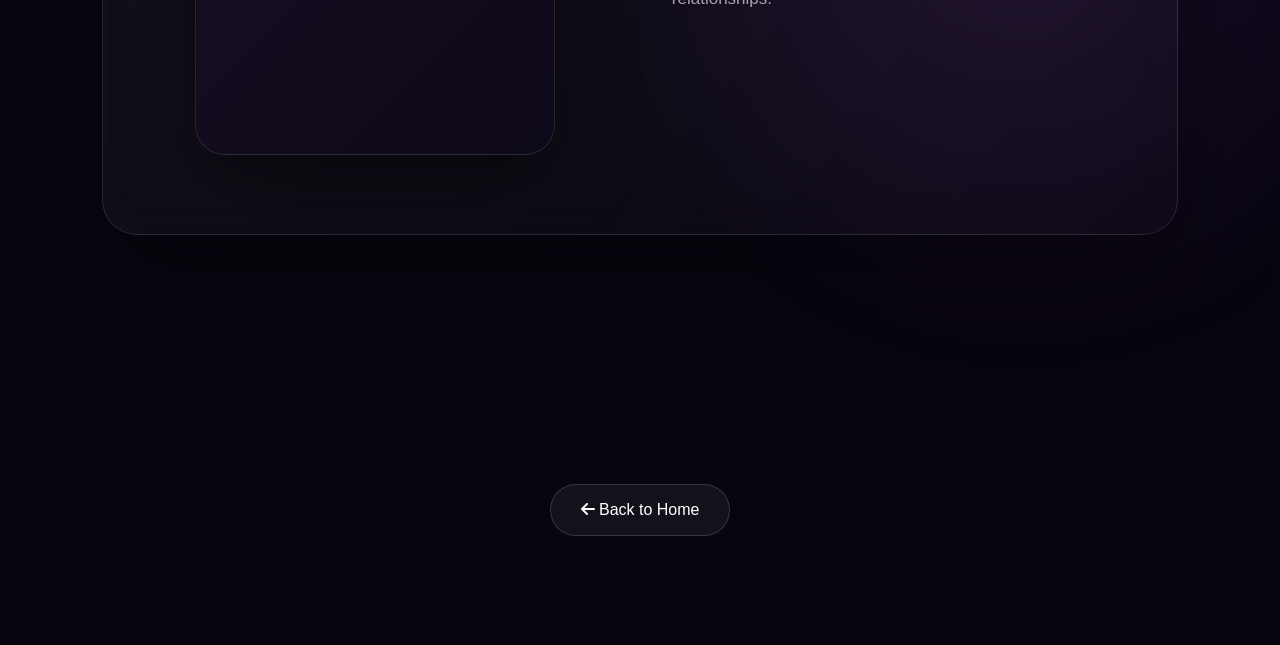
<file: team.html>
<!DOCTYPE html>
<html lang="en">
<head>
    <meta charset="UTF-8">
    <meta name="viewport" content="width=device-width, initial-scale=1.0">

    <title>Next Gen | Our Team</title>

    <!-- Font Awesome -->
    <link rel="stylesheet"
          href="https://cdnjs.cloudflare.com/ajax/libs/font-awesome/6.5.2/css/all.min.css">

    <style>

        /* =========================
           RESET
        ========================= */

        * {
            margin: 0;
            padding: 0;
            box-sizing: border-box;
        }

        html {
            scroll-behavior: smooth;
        }

        body {
            background: #08050f;
            color: #ffffff;
            font-family: Arial, sans-serif;
            overflow-x: hidden;
        }


        /* =========================
           HERO
        ========================= */

        .team-hero {
            min-height: 75vh;

            display: flex;
            justify-content: center;
            align-items: center;

            text-align: center;

            position: relative;
            overflow: hidden;

            background:
                radial-gradient(
                    circle at 50% 40%,
                    rgba(126, 52, 255, 0.30),
                    transparent 45%
                ),
                #08050f;

            opacity: 0;

            transform: translateY(120px);

            animation:
                heroRise 1.5s
                cubic-bezier(.2,.8,.2,1)
                forwards;
        }


        /* Hero moves from bottom to its original position */

        @keyframes heroRise {

            0% {
                opacity: 0;
                transform: translateY(120px);
            }

            100% {
                opacity: 1;
                transform: translateY(0);
            }

        }


        .hero-content {
            position: relative;
            z-index: 2;

            width: 100%;
            padding: 30px;
        }


        /* =========================
           HERO SMALL TEXT
        ========================= */

        .hero-small {
            color: #b987ff;

            letter-spacing: 6px;

            font-size: 14px;

            margin-bottom: 25px;

            opacity: 0;

            animation:
                fadeUp 1s ease
                0.3s forwards;
        }


        /* =========================
           MAIN TITLE
        ========================= */

        .team-hero h1 {

            font-size:
                clamp(55px, 9vw, 125px);

            line-height: 1;

            font-weight: 800;

            letter-spacing: -5px;

            white-space: nowrap;

            opacity: 0;

            animation:
                fadeUp 1.1s ease
                0.55s forwards;
        }


        /* IMPORTANT:
           Meet Our + Team SAME LINE */

        .team-hero h1 span {

            display: inline;

            background:
                linear-gradient(
                    90deg,
                    #ffffff,
                    #a855f7,
                    #ffffff
                );

            background-size: 200% auto;

            -webkit-background-clip: text;
            background-clip: text;

            color: transparent;

            animation:
                gradientMove 5s
                linear infinite;
        }


        @keyframes gradientMove {

            to {
                background-position: 200% center;
            }

        }


        /* =========================
           HERO DESCRIPTION
        ========================= */

        .hero-description {

            max-width: 650px;

            margin:
                35px auto 0;

            color: #aaa1b8;

            font-size: 17px;

            line-height: 1.8;

            opacity: 0;

            animation:
                fadeUp 1s ease
                1s forwards;
        }


        @keyframes fadeUp {

            0% {
                opacity: 0;
                transform: translateY(35px);
            }

            100% {
                opacity: 1;
                transform: translateY(0);
            }

        }



        /* =========================
           MEMBERS
        ========================= */

        .members-container {
            width: 100%;
        }


        .member-section {

            min-height: 100vh;

            padding:
                100px 8%;

            display: flex;

            justify-content: center;

            align-items: center;

            position: relative;

            overflow: hidden;
        }


        .member-section:nth-child(even) {

            background:
                radial-gradient(
                    circle at 20% 50%,
                    rgba(126, 52, 255, 0.14),
                    transparent 40%
                );

        }


        .member-section:nth-child(odd) {

            background:
                radial-gradient(
                    circle at 80% 50%,
                    rgba(168, 85, 247, 0.12),
                    transparent 40%
                );

        }



        /* =========================
           WHOLE MEMBER BOX
        ========================= */

        .member-box {

            width: 100%;

            max-width: 1250px;

            min-height: 620px;

            padding: 55px;

            display: flex;

            align-items: center;

            gap: 80px;

            position: relative;

            border-radius: 35px;

            border:
                1px solid
                rgba(255,255,255,0.10);

            background:
                linear-gradient(
                    135deg,
                    rgba(255,255,255,0.055),
                    rgba(255,255,255,0.015)
                );

            backdrop-filter: blur(20px);

            box-shadow:
                0 30px 100px
                rgba(0,0,0,0.45),

                inset 0 1px 0
                rgba(255,255,255,0.06);


            /* Hidden initially */

            opacity: 0;

            transform:
                translateY(160px)
                scale(0.94);


            transition:

                opacity 1s ease,

                transform
                1.1s
                cubic-bezier(.2,.8,.2,1);
        }


        /* =========================
           SHOW MEMBER
        ========================= */

        .member-box.show {

            opacity: 1;

            transform:
                translateY(0)
                scale(1);

        }



        /* =========================
           MEMBER NUMBER
        ========================= */

        .member-number {

            position: absolute;

            top: 20px;

            right: 40px;

            font-size: 100px;

            font-weight: 900;

            color:
                rgba(255,255,255,0.025);

            pointer-events: none;
        }



        /* =========================
           IMAGE
        ========================= */

        .member-image-wrapper {

            width: 45%;

            min-width: 350px;

            display: flex;

            justify-content: center;

            align-items: center;
        }


        .member-image {

            width: 360px;

            height: 460px;

            object-fit: cover;

            border-radius: 30px;

            border:
                1px solid
                rgba(255,255,255,0.12);

            box-shadow:
                0 30px 80px
                rgba(100,30,255,0.25);

            transition:
                transform 0.6s ease,
                box-shadow 0.6s ease;
        }


        .member-box:hover .member-image {

            transform:
                scale(1.04)
                rotateY(-4deg);

            box-shadow:
                0 40px 100px
                rgba(130,50,255,0.40);
        }



        /* =========================
           PLACEHOLDER
        ========================= */

        .member-placeholder {

            width: 360px;

            height: 460px;

            border-radius: 30px;

            display: flex;

            justify-content: center;

            align-items: center;

            background:
                linear-gradient(
                    135deg,
                    #171025,
                    #0e0918
                );

            border:
                1px solid
                rgba(255,255,255,0.10);

            box-shadow:
                0 30px 80px
                rgba(0,0,0,0.4);
        }


        .member-placeholder i {

            font-size: 100px;

            color: #8b5cf6;

            opacity: 0.7;
        }



        /* =========================
           MEMBER INFO
        ========================= */

        .member-info {

            flex: 1;

            position: relative;

            z-index: 2;
        }


        .member-role {

            color: #a855f7;

            font-size: 14px;

            font-weight: 700;

            letter-spacing: 4px;

            text-transform: uppercase;

            margin-bottom: 18px;
        }


        .member-info h2 {

            font-size:
                clamp(40px, 5vw, 72px);

            line-height: 1;

            margin-bottom: 25px;

            letter-spacing: -2px;
        }


        .member-info h2 span {

            color: #a855f7;
        }


        .member-description {

            max-width: 560px;

            color: #a8a1b1;

            font-size: 17px;

            line-height: 1.8;

            margin-bottom: 35px;
        }



        /* =========================
           BUTTONS
        ========================= */

        .member-buttons {

            display: flex;

            gap: 15px;

            flex-wrap: wrap;
        }


        .member-btn {

            display: inline-flex;

            align-items: center;

            justify-content: center;

            gap: 10px;

            padding:
                14px 25px;

            border-radius: 50px;

            text-decoration: none;

            color: white;

            font-weight: 600;

            border:
                1px solid
                rgba(255,255,255,0.12);

            background:
                rgba(255,255,255,0.06);

            transition:
                all 0.3s ease;
        }


        .member-btn:hover {

            background: #8b5cf6;

            border-color: #8b5cf6;

            transform:
                translateY(-4px);

            box-shadow:
                0 10px 30px
                rgba(139,92,246,0.35);
        }


        .member-btn.primary {

            background: #8b5cf6;

            border-color: #8b5cf6;
        }


        .member-btn.primary:hover {

            background: #7c3aed;
        }



        /* =========================
           ALTERNATING BOX
        ========================= */

        .member-section:nth-child(2)
        .member-box,

        .member-section:nth-child(4)
        .member-box {

            flex-direction:
                row-reverse;
        }



        /* =========================
           BACK HOME
        ========================= */

        .back-home {

            min-height: 30vh;

            display: flex;

            justify-content: center;

            align-items: center;

            background: #08050f;
        }


        .back-btn {

            padding:
                16px 30px;

            border-radius: 50px;

            color: white;

            text-decoration: none;

            border:
                1px solid
                rgba(255,255,255,0.15);

            background:
                rgba(255,255,255,0.05);

            transition: 0.3s;
        }


        .back-btn:hover {

            background: #8b5cf6;

            border-color: #8b5cf6;

            transform:
                translateY(-4px);
        }



        /* =========================
           TABLET / MOBILE
        ========================= */

        @media (max-width: 900px) {

            .team-hero {

                min-height: 65vh;

                padding:
                    40px 20px;
            }


            .team-hero h1 {

                font-size:
                    clamp(42px, 9vw, 75px);

                letter-spacing:
                    -3px;
            }


            .member-section {

                padding:
                    70px 20px;
            }


            .member-box,

            .member-section:nth-child(2)
            .member-box,

            .member-section:nth-child(4)
            .member-box {

                flex-direction: column;

                gap: 45px;

                padding:
                    35px 25px;

                min-height: auto;
            }


            .member-image-wrapper {

                width: 100%;

                min-width: auto;
            }


            .member-image,

            .member-placeholder {

                width:
                    min(100%, 330px);

                height: 400px;
            }


            .member-info {

                width: 100%;

                text-align: center;
            }


            .member-buttons {

                justify-content: center;
            }


            .member-number {

                right: 20px;

                font-size: 70px;
            }
        }



        /* =========================
           SMALL MOBILE
        ========================= */

        @media (max-width: 500px) {

            .team-hero {

                min-height: 60vh;
            }


            .team-hero h1 {

                /*
                   Mobile screen ছোট হলে
                   title সুন্দরভাবে wrap করবে
                */

                white-space: normal;

                font-size: 52px;
            }


            .hero-description {

                font-size: 15px;
            }


            .member-box {

                border-radius: 25px;
            }


            .member-image,

            .member-placeholder {

                height: 350px;
            }


            .member-info h2 {

                font-size: 42px;
            }


            .member-description {

                font-size: 15px;
            }
        }

    </style>

</head>


<body>


    <!-- =========================
         HERO
    ========================= -->

    <section class="team-hero">

        <div class="hero-content">

            <div class="hero-small">
                NEXT GEN
            </div>


            <h1>
                Meet Our
                <span>Team</span>
            </h1>


            <p class="hero-description">

                Meet the passionate people behind Next Gen.
                We combine creativity, technology and innovation
                to build powerful digital experiences.

            </p>

        </div>

    </section>



    <!-- =========================
         TEAM MEMBERS
    ========================= -->

    <main class="members-container">


        <!-- =========================
             01 — CEO
        ========================= -->

        <section class="member-section">

            <div class="member-box">

                <div class="member-number">
                    01
                </div>


                <div class="member-image-wrapper">

                    <img
    src="tawsif.png"
    alt="Akhlakur Rahman"
    class="member-image"
>
                </div>


                <div class="member-info">

                    <div class="member-role">
                        CEO
                    </div>


                    <h2>
                        Akhlakur
                        <span>Rahman</span>
                    </h2>


                    <p class="member-description">

                        Leading Next Gen with a vision to create
                        innovative digital solutions and build a
                        future-focused technology company.

                    </p>


                    <div class="member-buttons">

                        <a
                            href="mailto:"
                            class="member-btn primary"
                        >

                            <i class="fa-solid fa-envelope"></i>

                            Let's Connect

                        </a>

                    </div>

                </div>

            </div>

        </section>



        <!-- =========================
             02 — DIPTHO
        ========================= -->

        <section class="member-section">

            <div class="member-box">

                <div class="member-number">
                    02
                </div>


                <div class="member-image-wrapper">

                    <img
                        src="developer.jpeg"
                        alt="Diptho Durjoy"
                        class="member-image"
                    >

                </div>


                <div class="member-info">

                    <div class="member-role">
                        Developer
                    </div>


                    <h2>
                        Diptho
                        <span>Durjoy</span>
                    </h2>


                    <p class="member-description">

                        Web developer focused on building responsive,
                        modern and user-friendly digital experiences
                        using modern web technologies.

                    </p>


                    <div class="member-buttons">


                        <a
                            href="https://imdipthodurjoy.github.io/Diptho-Portfolio"
                            target="_blank"
                            class="member-btn primary"
                        >

                            <i class="fa-solid fa-globe"></i>

                            Portfolio

                        </a>


                        <a
                            href="https://github.com/imdipthodurjoy"
                            target="_blank"
                            class="member-btn"
                        >

                            <i class="fa-brands fa-github"></i>

                            GitHub

                        </a>

                    </div>

                </div>

            </div>

        </section>



        <!-- =========================
             03 — RAJ
        ========================= -->

        <section class="member-section">

            <div class="member-box">

                <div class="member-number">
                    03
                </div>


                <div class="member-image-wrapper">

                    <img
                        src="Raj final.jpeg"
                        alt="Raj Deb"
                        class="member-image"
                    >

                </div>


                <div class="member-info">

                    <div class="member-role">
                        Developer
                    </div>


                    <h2>
                        Raj
                        <span>Deb</span>
                    </h2>


                    <p class="member-description">

                        Developer working on innovative web solutions
                        and helping transform ideas into functional
                        digital products.

                    </p>


                    <div class="member-buttons">


                        <a
                            href="#"
                            class="member-btn primary"
                        >

                            <i class="fa-solid fa-globe"></i>

                            Portfolio

                        </a>


                        <a
                            href="#"
                            class="member-btn"
                        >

                            <i class="fa-brands fa-github"></i>

                            GitHub

                        </a>

                    </div>

                </div>

            </div>

        </section>



        <!-- =========================
             04 — AI AUTOMATION
        ========================= -->

        <section class="member-section">

            <div class="member-box">

                <div class="member-number">
                    04
                </div>


                <div class="member-image-wrapper">

                    <div class="member-placeholder">

                        <i class="fa-solid fa-robot"></i>

                    </div>

                </div>


                <div class="member-info">

                    <div class="member-role">
                        AI Automation Consultant
                    </div>


                    <h2>
                        Coming
                        <span>Soon</span>
                    </h2>


                    <p class="member-description">

                        Our AI Automation Consultant position is
                        currently open. A future team member will
                        help us build intelligent and automated
                        solutions.

                    </p>

                </div>

            </div>

        </section>



        <!-- =========================
             05 — SALES & MARKETING
        ========================= -->

        <section class="member-section">

            <div class="member-box">

                <div class="member-number">
                    05
                </div>


                <div class="member-image-wrapper">

                    <div class="member-placeholder">

                        <i class="fa-solid fa-chart-line"></i>

                    </div>

                </div>


                <div class="member-info">

                    <div class="member-role">
                        Sales & Marketing Executive
                    </div>


                    <h2>
                        Coming
                        <span>Soon</span>
                    </h2>


                    <p class="member-description">

                        A future team member will help Next Gen
                        grow its reach, connect with clients and
                        build strong business relationships.

                    </p>

                </div>

            </div>

        </section>


    </main>



    <!-- =========================
         BACK TO HOME
    ========================= -->

    <section class="back-home">

        <a
            href="index.html"
            class="back-btn"
        >

            <i class="fa-solid fa-arrow-left"></i>

            Back to Home

        </a>

    </section>



    <!-- =========================
         JAVASCRIPT
    ========================= -->

    <script>

        document.addEventListener(
            "DOMContentLoaded",
            function () {


                /* সব member box select */

                const memberBoxes =
                    document.querySelectorAll(
                        ".member-box"
                    );


                /* Scroll observer */

                const observer =
                    new IntersectionObserver(

                        function (entries) {

                            entries.forEach(
                                function (entry) {


                                    if (
                                        entry.isIntersecting
                                    ) {


                                        /* পুরো box উঠবে */

                                        entry.target
                                            .classList
                                            .add("show");


                                        /* একবার animation হওয়ার
                                           পর আর observe করবে না */

                                        observer
                                            .unobserve(
                                                entry.target
                                            );

                                    }

                                }
                            );

                        },


                        {
                            threshold: 0.18
                        }

                    );


                /* প্রতিটি box observe */

                memberBoxes.forEach(
                    function (box) {

                        observer.observe(box);

                    }
                );

            }
        );

    </script>


</body>
</html>
</file>
<file: style.css>
/* =========================
   RESET
========================= */

* {
    margin: 0;
    padding: 0;
    box-sizing: border-box;
}

html {
    scroll-behavior: smooth;
}

body {
    font-family: "Inter", sans-serif;
    background: #08030f;
    color: #ffffff;
    overflow-x: hidden;
}

a {
    text-decoration: none;
    color: inherit;
}

.container {
    width: 90%;
    max-width: 1200px;
    margin: auto;
}

.purple {
    color: #b45cff;
}


/* =========================
   NAVBAR
========================= */

header {
    position: fixed;
    top: 0;
    left: 0;

    width: 100%;

    z-index: 999;

    background: rgba(8, 3, 15, 0.78);

    backdrop-filter: blur(20px);

    border-bottom:
        1px solid rgba(168, 85, 247, 0.15);
}

nav {
    height: 80px;

    display: flex;

    align-items: center;

    justify-content: space-between;
}


/* LOGO */

.logo {
    display: flex;

    align-items: center;

    gap: 10px;

    font-size: 20px;

    font-weight: 800;

    letter-spacing: 1px;
}

.logo-icon {
    width: 42px;
    height: 42px;

    display: grid;

    place-items: center;

    border-radius: 12px;

    background:
        linear-gradient(
            135deg,
            #7c3aed,
            #c026d3
        );

    box-shadow:
        0 0 25px rgba(168, 85, 247, 0.45);
}


/* NAV */

.nav-links {
    display: flex;

    align-items: center;

    gap: 28px;

    list-style: none;
}

.nav-links a {
    color: #aaa;

    font-size: 13px;

    transition: 0.3s;
}

.nav-links a:hover {
    color: #c084fc;
}

.nav-btn {
    padding: 12px 20px;

    border-radius: 30px;

    background:
        linear-gradient(
            135deg,
            #7c3aed,
            #c026d3
        );

    font-size: 13px;

    font-weight: 600;

    box-shadow:
        0 0 25px rgba(168, 85, 247, 0.3);

    transition: 0.3s;
}

.nav-btn:hover {
    transform: translateY(-3px);
}


/* =========================
   HERO
========================= */

.hero {
    min-height: 100vh;

    padding-top: 150px;

    display: flex;

    align-items: center;

    position: relative;

    overflow: hidden;
}

.hero::before {
    content: "";

    position: absolute;

    width: 500px;
    height: 500px;

    left: -200px;
    top: 100px;

    background: #7c3aed;

    filter: blur(180px);

    opacity: 0.15;
}

.hero-grid {
    display: grid;

    grid-template-columns: 1fr 1fr;

    gap: 60px;

    align-items: center;

    position: relative;

    z-index: 2;
}

.hero-small {
    color: #c084fc;

    font-size: 12px;

    font-weight: 700;

    letter-spacing: 3px;

    margin-bottom: 20px;
}

.hero h1 {
    font-size: clamp(50px, 6vw, 78px);

    line-height: 1.05;

    letter-spacing: -4px;
}

.hero h1 span {
    background:
        linear-gradient(
            90deg,
            #a855f7,
            #e879f9
        );

    -webkit-background-clip: text;

    background-clip: text;

    color: transparent;
}

.hero p {
    max-width: 550px;

    margin-top: 25px;

    color: #999;

    line-height: 1.8;
}

.hero-buttons {
    display: flex;

    gap: 15px;

    margin-top: 35px;
}


/* BUTTON */

.btn {
    display: inline-block;

    padding: 14px 23px;

    border-radius: 10px;

    font-size: 13px;

    font-weight: 600;

    transition: 0.3s;
}

.btn-primary {
    background:
        linear-gradient(
            135deg,
            #7c3aed,
            #c026d3
        );

    box-shadow:
        0 0 30px rgba(168, 85, 247, 0.3);
}

.btn-primary:hover {
    transform: translateY(-4px);

    box-shadow:
        0 10px 35px rgba(168, 85, 247, 0.4);
}

.btn-outline {
    border:
        1px solid rgba(168, 85, 247, 0.45);

    background:
        rgba(168, 85, 247, 0.05);
}

.btn-outline:hover {
    background:
        rgba(168, 85, 247, 0.15);
}


/* =========================
   HERO ORB
========================= */

.hero-visual {
    height: 500px;

    display: grid;

    place-items: center;

    position: relative;
}

.orb {
    width: 320px;
    height: 320px;

    display: grid;

    place-items: center;

    border-radius: 50%;

    background:
        radial-gradient(
            circle at 35% 30%,
            #e9d5ff,
            transparent 8%
        ),
        radial-gradient(
            circle,
            #7c3aed,
            #160827 65%
        );

    box-shadow:
        0 0 50px #7c3aed,
        0 0 120px rgba(168, 85, 247, 0.45);

    animation:
        floating 5s ease-in-out infinite;
}

.orb::before {
    content: "";

    position: absolute;

    width: 390px;
    height: 150px;

    border:
        2px solid #c084fc;

    border-radius: 50%;

    transform:
        rotate(-25deg);

    box-shadow:
        0 0 20px #a855f7;
}

.orb::after {
    content: "";

    position: absolute;

    width: 420px;
    height: 420px;

    border:
        1px solid rgba(168, 85, 247, 0.2);

    border-radius: 50%;
}

.ng {
    font-size: 100px;

    font-weight: 800;

    letter-spacing: -12px;

    text-shadow:
        0 0 35px rgba(255,255,255,0.3);
}


/* FLOATING CARDS */

.floating-card {
    position: absolute;

    padding: 14px 18px;

    border-radius: 14px;

    background:
        rgba(20, 8, 35, 0.8);

    backdrop-filter: blur(15px);

    border:
        1px solid rgba(168, 85, 247, 0.4);

    z-index: 3;
}

.floating-card strong {
    display: block;

    color: #c084fc;

    font-size: 18px;
}

.floating-card small {
    color: #888;

    font-size: 11px;
}

.card-one {
    top: 70px;
    left: 0;
}

.card-two {
    top: 170px;
    right: 0;
}

.card-three {
    bottom: 60px;
    left: 30px;
}


/* =========================
   SECTION
========================= */

.section {
    padding: 100px 0;
}

.section-title {
    text-align: center;

    margin-bottom: 55px;
}

.section-title > span {
    color: #b45cff;

    font-size: 12px;

    font-weight: 700;

    letter-spacing: 2px;
}

.section-title h2 {
    margin-top: 12px;

    font-size: 42px;

    line-height: 1.2;
}

.section-title p {
    max-width: 620px;

    margin: 15px auto 0;

    color: #999;

    line-height: 1.7;
}


/* =========================
   ABOUT
========================= */

.about-grid {
    display: grid;

    grid-template-columns: 1fr 1fr;

    gap: 60px;

    align-items: center;
}

.about-text h3 {
    font-size: 28px;

    margin-bottom: 20px;
}

.about-text p {
    color: #999;

    line-height: 1.8;

    margin-bottom: 18px;
}

.about-text .btn {
    margin-top: 15px;
}


/* STATS */

.stats {
    display: grid;

    grid-template-columns: 1fr 1fr;

    gap: 15px;
}

.stat {
    padding: 35px;

    border-radius: 18px;

    background:
        rgba(20, 8, 35, 0.6);

    border:
        1px solid rgba(168, 85, 247, 0.18);

    transition: 0.3s;
}

.stat:hover {
    transform: translateY(-5px);

    border-color:
        rgba(168, 85, 247, 0.5);
}

.stat h3 {
    font-size: 38px;

    color: #c084fc;
}

.stat p {
    color: #777;

    margin-top: 8px;

    font-size: 13px;
}


/* =========================
   DEVELOPER
========================= */

.developer-section {
    background:
        linear-gradient(
            180deg,
            transparent,
            rgba(91, 33, 182, 0.07),
            transparent
        );
}

.developer-box {
    display: grid;

    grid-template-columns: 0.8fr 1.2fr;

    gap: 70px;

    align-items: center;

    padding: 60px;

    border-radius: 25px;

    background:
        radial-gradient(
            circle at left,
            rgba(124, 58, 237, 0.2),
            transparent 45%
        ),
        #10061b;

    border:
        1px solid rgba(168, 85, 247, 0.25);
}

/* =========================
   DEVELOPER IMAGE
========================= */

.developer-photo {
    display: flex;

    justify-content: center;

    align-items: center;
}

.developer-photo img {

    width: 300px;

    height: 300px;

    object-fit: cover;

    border-radius: 50%;

    border: 5px solid
        rgba(168, 85, 247, 0.5);

    box-shadow:

        0 0 30px
        rgba(168, 85, 247, 0.35),

        0 0 80px
        rgba(124, 58, 237, 0.2);

    transition: 0.4s;
}

.developer-photo img:hover {

    transform: scale(1.04);

    box-shadow:

        0 0 45px
        rgba(168, 85, 247, 0.6);
}


/* DEVELOPER TITLE */

.developer-content h3 {

    margin-top: 10px;

    color: #c084fc;

    font-size: 16px;

    font-weight: 500;
}


/* BUTTONS */

.developer-buttons {

    display: flex;

    gap: 12px;

    margin-top: 30px;

    flex-wrap: wrap;
}


/* MOBILE */

@media (max-width: 700px) {

    .developer-photo img {

        width: 220px;

        height: 220px;

    }

    .developer-buttons {

        justify-content: center;

    }

}

/* =========================
   SERVICES
========================= */

.service-grid {
    display: grid;

    grid-template-columns:
        repeat(3, 1fr);

    gap: 20px;
}

.service-card {
    padding: 32px;

    min-height: 220px;

    border-radius: 18px;

    background:
        rgba(20, 8, 35, 0.6);

    border:
        1px solid rgba(168, 85, 247, 0.18);

    transition: 0.4s;
}

.service-card:hover {
    transform: translateY(-8px);

    border-color:
        rgba(168, 85, 247, 0.55);

    box-shadow:
        0 20px 60px rgba(91, 33, 182, 0.18);
}

.service-icon {
    width: 55px;
    height: 55px;

    display: grid;

    place-items: center;

    border-radius: 15px;

    margin-bottom: 22px;

    font-size: 25px;

    background:
        rgba(168, 85, 247, 0.12);

    border:
        1px solid rgba(168, 85, 247, 0.25);
}

.service-card h3 {
    font-size: 18px;

    margin-bottom: 12px;
}

.service-card p {
    color: #999;

    font-size: 13px;

    line-height: 1.7;
}


/* =========================
   PROJECTS
========================= */

.projects-grid {
    display: grid;

    grid-template-columns: 1fr 1fr;

    gap: 25px;
}

.project {
    overflow: hidden;

    border-radius: 20px;

    background: #10061b;

    border:
        1px solid rgba(168, 85, 247, 0.18);

    transition: 0.4s;
}

.project:hover {
    transform: translateY(-8px);

    border-color:
        rgba(168, 85, 247, 0.5);
}

.project-image {
    height: 230px;

    display: grid;

    place-items: center;

    font-size: 55px;

    font-weight: 800;

    color: #c084fc;

    background:
        radial-gradient(
            circle,
            rgba(124, 58, 237, 0.4),
            transparent 60%
        ),
        #160827;
}

.project-content {
    padding: 25px;
}

.project-content p {
    color: #888;

    line-height: 1.6;

    margin-top: 10px;
}


/* TAGS */

.tags,
.tech-list {
    display: flex;

    flex-wrap: wrap;

    gap: 10px;

    margin-top: 18px;
}

.tags span,
.tech-list span {
    padding: 7px 12px;

    border-radius: 20px;

    color: #c084fc;

    font-size: 11px;

    background:
        rgba(168, 85, 247, 0.1);

    border:
        1px solid rgba(168, 85, 247, 0.2);
}


/* =========================
   TECHNOLOGIES
========================= */

/* ==========================================
   TECHNOLOGY BIG LOGO CARDS
========================================== */

.tech-list {
    display: grid;
    grid-template-columns: repeat(4, 1fr);
    gap: 25px;
    margin-top: 45px;
}

.tech-item {
    height: 210px;

    display: flex;
    flex-direction: column;
    align-items: center;
    justify-content: center;

    gap: 18px;

    position: relative;
    overflow: hidden;

    background:
        linear-gradient(
            145deg,
            rgba(255,255,255,0.07),
            rgba(255,255,255,0.02)
        );

    border: 1px solid rgba(255,255,255,0.12);

    border-radius: 22px;

    box-shadow:
        0 15px 40px rgba(0,0,0,0.25);

    cursor: pointer;

    transition:
        transform 0.35s ease,
        border-color 0.35s ease,
        box-shadow 0.35s ease;
}


/* BIG LOGO */

.tech-item i {
    font-size: 75px;

    color: #a78bfa;

    position: relative;
    z-index: 2;

    transition:
        transform 0.35s ease,
        filter 0.35s ease;
}


/* TECHNOLOGY NAME */

.tech-item h3 {
    margin: 0;

    font-size: 19px;
    font-weight: 600;

    color: #ffffff;

    position: relative;
    z-index: 2;
}


/* GLOW INSIDE BOX */

.tech-item::before {
    content: "";

    position: absolute;

    width: 220px;
    height: 220px;

    left: 50%;
    top: 50%;

    transform: translate(-50%, -50%);

    background:
        radial-gradient(
            circle,
            rgba(139,92,246,0.18),
            transparent 70%
        );

    opacity: 0;

    transition: opacity 0.4s ease;
}


/* HOVER */

.tech-item:hover {
    transform: translateY(-10px) scale(1.02);

    border-color:
        rgba(139,92,246,0.55);

    box-shadow:
        0 20px 50px rgba(0,0,0,0.35),
        0 0 35px rgba(139,92,246,0.18);
}

.tech-item:hover::before {
    opacity: 1;
}

.tech-item:hover i {
    transform: scale(1.18);

    filter:
        drop-shadow(
            0 0 18px
            rgba(167,139,250,0.7)
        );
}


/* RESPONSIVE */

@media (max-width: 1000px) {
    .tech-list {
        grid-template-columns: repeat(3, 1fr);
    }
}

@media (max-width: 700px) {
    .tech-list {
        grid-template-columns: repeat(2, 1fr);
        gap: 18px;
    }

    .tech-item {
        height: 180px;
    }

    .tech-item i {
        font-size: 60px;
    }
}

@media (max-width: 450px) {
    .tech-item {
        height: 160px;
    }

    .tech-item i {
        font-size: 50px;
    }

    .tech-item h3 {
        font-size: 16px;
    }
}
/* =========================
   CONTACT
========================= */

.contact-box {
    display: flex;

    align-items: center;

    justify-content: space-between;

    gap: 40px;

    padding: 60px;

    border-radius: 25px;

    background:
        radial-gradient(
            circle at right,
            rgba(168, 85, 247, 0.2),
            transparent 50%
        ),
        #12071f;

    border:
        1px solid rgba(168, 85, 247, 0.3);
}

.contact-box > div > span {
    color: #c084fc;

    font-size: 12px;

    font-weight: 700;

    letter-spacing: 2px;
}

.contact-box h2 {
    font-size: 40px;

    margin-top: 12px;
}

.contact-box p {
    color: #999;

    margin-top: 15px;

    line-height: 1.7;
}


/* =========================
   FOOTER
========================= */

footer {
    padding: 60px 0 25px;

    background: #050208;

    border-top:
        1px solid rgba(255,255,255,0.08);
}

.footer-grid {
    display: grid;

    grid-template-columns:
        2fr 1fr 1fr 1fr;

    gap: 40px;
}

.footer-about p {
    color: #777;

    max-width: 300px;

    margin-top: 18px;

    line-height: 1.7;
}

footer h4 {
    margin-bottom: 18px;
}

footer a:not(.logo) {
    display: block;

    color: #777;

    font-size: 13px;

    margin-bottom: 12px;

    transition: 0.3s;
}

footer a:not(.logo):hover {
    color: #c084fc;
}

.copyright {
    text-align: center;

    color: #555;

    font-size: 12px;

    margin-top: 50px;

    padding-top: 25px;

    border-top:
        1px solid rgba(255,255,255,0.07);
}


/* =========================
   ANIMATION
========================= */

@keyframes floating {

    0% {
        transform: translateY(0);
    }

    50% {
        transform: translateY(-18px);
    }

    100% {
        transform: translateY(0);
    }

}


/* =========================
   RESPONSIVE
========================= */

@media (max-width: 1000px) {

    .nav-links {
        gap: 15px;
    }

    .nav-links a {
        font-size: 12px;
    }

    .hero-grid,
    .about-grid,
    .developer-box {
        grid-template-columns: 1fr;
    }

    .hero-content {
        text-align: center;
    }

    .hero p {
        margin-left: auto;
        margin-right: auto;
    }

    .hero-buttons {
        justify-content: center;
    }

    .developer-content {
        text-align: center;
    }

    .skills {
        justify-content: center;
    }

    .developer-stats {
        justify-content: center;
    }

    .service-grid {
        grid-template-columns: 1fr 1fr;
    }

    .footer-grid {
        grid-template-columns: 1fr 1fr;
    }

}


@media (max-width: 700px) {

    .nav-links {
        display: none;
    }

    .nav-btn {
        display: none;
    }

    .hero {
        padding-top: 120px;
    }

    .hero h1 {
        font-size: 48px;
    }

    .hero-buttons {
        flex-direction: column;
    }

    .hero-visual {
        height: 400px;
    }

    .orb {
        width: 240px;
        height: 240px;
    }

    .orb::before {
        width: 290px;
        height: 110px;
    }

    .orb::after {
        width: 310px;
        height: 310px;
    }

    .ng {
        font-size: 75px;
    }

    .section-title h2 {
        font-size: 32px;
    }

    .about-grid {
        gap: 35px;
    }

    .stats {
        grid-template-columns: 1fr 1fr;
    }

    .developer-box {
        padding: 30px 20px;
    }

    .photo-circle {
        width: 210px;
        height: 210px;
    }

    .developer-content h2 {
        font-size: 30px;
    }

    .developer-stats {
        gap: 20px;
    }

    .service-grid,
    .projects-grid {
        grid-template-columns: 1fr;
    }

    .contact-box {
        flex-direction: column;

        align-items: flex-start;

        padding: 35px 25px;
    }

    .contact-box h2 {
        font-size: 30px;
    }

    .footer-grid {
        grid-template-columns: 1fr;
    }

}


/* ================================
   JS SCROLL REVEAL
================================ */

.reveal {

    opacity: 0;

    transform: translateY(40px);

    transition:
        opacity 0.8s ease,
        transform 0.8s ease;
}

.reveal.show {

    opacity: 1;

    transform: translateY(0);
}


/* ================================
   ACTIVE NAV LINK
================================ */

.nav-links a.active {

    color: #c084fc;

    text-shadow:
        0 0 15px rgba(192, 132, 252, 0.5);
}


/* ================================
   PAGE LOADING
================================ */

body {

    opacity: 0;

    transition: opacity 0.5s ease;
}

body.loaded {

    opacity: 1;
}

.developer-label {
    display: block;

    color: #c084fc;

    font-size: 24px;

    font-weight: 800;

    letter-spacing: 5px;

    margin-bottom: 18px;

    text-transform: uppercase;

    text-shadow:
        0 0 25px rgba(192, 132, 252, 0.6);
}


/* Dynamic Mouse Glow */

.mouse-glow {
    position: fixed;
    width: 250px;
    height: 250px;
    border-radius: 50%;
    pointer-events: none;

    background: radial-gradient(
        circle,
        rgba(0, 229, 255, 0.12),
        transparent 70%
    );

    transform: translate(-50%, -50%);
    z-index: -1;
}


/* Scroll Reveal */

.reveal {
    opacity: 0;
    transform: translateY(40px);
    transition: 0.8s ease;
}

.reveal-active {
    opacity: 1;
    transform: translateY(0);
}


/* Navbar Scroll */

header {
    transition: 0.3s ease;
}

header.scrolled {
    background: rgba(5, 9, 18, 0.96);
    box-shadow: 0 10px 30px rgba(0,0,0,0.25);
}


/* Button Glow */

.hero-btn {
    position: relative;
    overflow: hidden;
}

.hero-btn::before {
    content: "";
    position: absolute;

    width: 120px;
    height: 120px;

    left: var(--x);
    top: var(--y);

    transform: translate(-50%, -50%);

    background: rgba(255,255,255,0.18);
    border-radius: 50%;

    opacity: 0;
    transition: opacity 0.3s;
}

.hero-btn:hover::before {
    opacity: 1;
}


/* Page Load */

body {
    opacity: 0;
    transition: opacity 0.7s ease;
}

body.page-loaded {
    opacity: 1;
}



/* ================================
   FOUNDER SECTION
================================ */

.founder-section {
  width: 100%;
  padding: 100px 0;
}

/* Main Box */

.founder-box {
  width: 1200px;
  max-width: 95%;
  min-height: 500px;

  margin: auto;
  padding: 60px;

  display: grid;
  grid-template-columns: 0.8fr 1.2fr;
  align-items: center;

  gap: 70px;

  background: #171125;

  border: 2px solid #8b5cf6;
  border-radius: 30px;

  box-sizing: border-box;

  box-shadow:
    0 0 30px rgba(139, 92, 246, 0.15),
    inset 0 0 30px rgba(139, 92, 246, 0.03);
}


/* ================================
   FOUNDER IMAGE
================================ */

.founder-image-area {
  display: flex;
  justify-content: center;
  align-items:center;
}

.founder-image-circle {
  width: 350px;
  height: 350px;

  border-radius: 50%;

  padding: 6px;

  background: linear-gradient(
    135deg,
    #8b5cf6,
    #ec4899
  );

  box-shadow:
    0 0 30px rgba(139, 92, 246, 0.35),
    0 0 60px rgba(236, 72, 153, 0.15);

  box-sizing: border-box;
}

.founder-image-circle img {
  width: 100%;
  height: 100%;

  display: block;

  object-fit: cover;

  border-radius: 50%;

  background: #171125;
}


/* ================================
   LABEL
================================ */

.founder-label {
  display: inline-block;

  margin-bottom: 15px;

  font-size: 24px;
  font-weight: 700;

  text-transform: uppercase;
  letter-spacing: 5px;

  color: #a78bfa;
}


/* ================================
   HEADING
================================ */

.founder-content h1 {
  margin: 0;

  font-size: 48px;
  line-height: 1.15;

  color: #ffffff;
}

.founder-content h1 span {
  color: #a78bfa;
}

.founder-content h2 {
  margin: 12px 0 20px;

  font-size: 26px;
  font-weight: 500;

  color: #c4b5fd;
}


/* ================================
   PARAGRAPH
================================ */

.founder-content p {
  margin: 0 0 15px;

  max-width: 650px;

  font-size: 16px;
  line-height: 1.8;

  color: #b8b8c7;
}


/* ================================
   SKILLS
================================ */

.founder-skills {
  display: flex;
  flex-wrap: wrap;

  gap: 10px;

  margin: 25px 0;
}

.founder-skills span {
  padding: 9px 16px;

  border: 1px solid #8b5cf6;
  border-radius: 50px;

  font-size: 14px;

  color: #ddd6fe;

  background: rgba(139, 92, 246, 0.08);
}


/* ================================
   STATS
================================ */

.founder-stats {
  display: flex;
  gap: 45px;

  margin: 25px 0;
}

.stat h3 {
  margin: 0;

  font-size: 28px;

  color: #a78bfa;
}

.stat p {
  margin: 5px 0 0;

  font-size: 13px;
  color: #999;
}


/* ================================
   BUTTONS
================================ */

.founder-buttons {
  display: flex;
  gap: 15px;

  margin-top: 25px;
}

.founder-btn {
  display: inline-block;

  padding: 13px 25px;

  border-radius: 10px;

  text-decoration: none;

  font-size: 15px;
  font-weight: 600;

  transition: 0.3s ease;
}

.founder-btn.primary {
  color: white;

  background: #8b5cf6;

  border: 2px solid #8b5cf6;
}

.founder-btn.primary:hover {
  transform: translateY(-3px);

  box-shadow:
    0 10px 25px rgba(139, 92, 246, 0.3);
}

.founder-btn.secondary {
  color: #ddd6fe;

  background: transparent;

  border: 2px solid #8b5cf6;
}

.founder-btn.secondary:hover {
  background: #8b5cf6;

  color: white;

  transform: translateY(-3px);
}


/* ================================
   RESPONSIVE
================================ */

@media (max-width: 900px) {
.founder-box {
    width: 1200px;
    max-width: 95%;
    min-height: 350px;

    margin: auto;
    padding: 35px 55px;

    display: flex;
    align-items: center;

    /* ছবি বামে, লেখা ডানে */
    justify-content: flex-start;
    gap: 70px;

    background: #171125;
    border: 2px solid #8b5cf6;
    border-radius: 25px;

    box-sizing: border-box;
}
  .founder-image-circle {
    width: 280px;
    height: 280px;
  }

  .founder-content p {
    margin-left: auto;
    margin-right: auto;
  }

  .founder-skills,
  .founder-stats,
  .founder-buttons {
    justify-content: center;
  }
}


@media (max-width: 500px) {

  .founder-box {
    width: 95%;
    padding: 30px 20px;
  }

  .founder-image-circle {
    width: 220px;
    height: 220px;
  }

  .founder-label {
    font-size: 16px;
    letter-spacing: 3px;
  }

  .founder-content h1 {
    font-size: 34px;
  }

  .founder-content h2 {
    font-size: 21px;
  }

  .founder-stats {
    gap: 20px;
  }

  .founder-buttons {
    flex-direction: column;
  }

  .founder-btn {
    width: 100%;
    box-sizing: border-box;
  }
}

/* =========================
   FOUNDER
========================= */

.founder-section {
    padding: 70px 0;
}

.founder-box {
    width: 1200px;
    max-width: 95%;
    min-height: 350px;

    margin: auto;
    padding: 35px 55px;

    display: flex;
    align-items: center;
    justify-content: flex-end;
    gap: 55px;

    background: #171125;

    border: 2px solid #8b5cf6;
    border-radius: 25px;

    box-sizing: border-box;
}


/* Founder Image */

.founder-photo {
    width: 260px;
    height: 260px;
    flex-shrink: 0;
}

.founder-photo img {
    width: 100%;
    height: 100%;
    object-fit: cover;

    border-radius: 50%;
    border: 4px solid #8b5cf6;

    display: block;
}


/* Founder Content */

.founder-content {
    width: 500px;
}

.founder-label {
    display: block;

    margin-bottom: 10px;

    color: #a78bfa;

    font-size: 15px;
    font-weight: 700;

    letter-spacing: 3px;
}

.founder-content h2 {
    margin: 0 0 10px;

    font-size: 32px;
    color: white;
}

.founder-content h3 {
    margin: 0 0 15px;

    font-size: 20px;
    font-weight: 500;

    color: #c4b5fd;
}

.founder-content p {
    margin: 0;

    color: #bdbdbd;

    font-size: 15px;
    line-height: 1.7;
}


/* Skills */

.founder-skills {
    display: flex;
    flex-wrap: wrap;
    gap: 10px;

    margin-top: 20px;
}

.founder-skills span {
    padding: 7px 14px;

    border: 1px solid #8b5cf6;
    border-radius: 50px;

    color: #ddd6fe;

    font-size: 13px;
}


/* Mobile */

@media (max-width: 800px) {

    .founder-box {
        min-height: auto;

        padding: 35px 25px;

        flex-direction: column;

        text-align: center;
    }

    .founder-photo {
        width: 210px;
        height: 210px;
    }

    .founder-content {
        width: 100%;
    }

    .founder-skills {
        justify-content: center;
    }
}






.founder-box {
    width: 1200px !important;
    max-width: 95% !important;
    min-height: 350px !important;

    margin: 40px auto !important;
    padding: 35px 55px !important;

    display: flex !important;
    flex-direction: row !important;
    align-items: center !important;
    justify-content: flex-start !important;

    gap: 70px !important;

    background: #171125 !important;
    border: 2px solid #8b5cf6 !important;
    border-radius: 25px !important;

    box-sizing: border-box !important;
}

.founder-photo {
    width: 260px !important;
    height: 260px !important;

    flex: 0 0 260px !important;
    order: 1 !important;
}

.founder-photo img {
    width: 260px !important;
    height: 260px !important;

    display: block !important;
    object-fit: cover !important;

    border-radius: 50% !important;
}

.founder-content {
    width: auto !important;
    flex: 1 !important;
    order: 2 !important;
}

.founder-connect {
    display: inline-flex;
    align-items: center;
    justify-content: center;
    gap: 8px;

    padding: 12px 24px;
    background: linear-gradient(135deg, #642884, #642884);
    color: #ffffff;

    border: 1px solid rgba(255, 255, 255, 0.15);
    border-radius: 8px;

    font-size: 15px;
    font-weight: 600;
    text-decoration: none;

    box-shadow: 0 8px 25px rgba(99, 102, 241, 0.25);
    transition: all 0.3s ease;
}

.founder-connect:hover {
    transform: translateY(-3px);
    background: linear-gradient(135deg, #642884, #642884);
    box-shadow: 0 12px 30px rgba(139, 92, 246, 0.4);
}

.founder-connect span {
    font-size: 18px;
    transition: transform 0.3s ease;
}

.founder-connect:hover span {
    transform: translateX(4px);
}






html {
    scroll-behavior: smooth;
}

.founder-connect {
    cursor: pointer;
    transition: all 0.3s ease;
}

.founder-connect span {
    display: inline-block;
    transition: transform 0.3s ease;
}

/* ==========================================
   NEXT GEN — FUTURISTIC LAPTOP HERO
========================================== */

.laptop-orb {
    position: relative;

    width: 500px;
    height: 500px;

    display: flex;
    align-items: center;
    justify-content: center;

    background:
        radial-gradient(
            circle,
            rgba(139, 92, 246, 0.18),
            rgba(99, 102, 241, 0.06) 45%,
            transparent 70%
        );

    border-radius: 50%;

    perspective: 1200px;

    overflow: visible;
}


/* ==========================================
   ORBIT RINGS
========================================== */

.orbit-ring {
    position: absolute;

    border: 1px solid rgba(139, 92, 246, 0.22);

    border-radius: 50%;

    pointer-events: none;
}

.ring-one {
    width: 430px;
    height: 180px;

    transform: rotate(-25deg);

    animation:
        orbitOne 10s linear infinite;
}

.ring-two {
    width: 470px;
    height: 210px;

    transform: rotate(55deg);

    border-color: rgba(99, 102, 241, 0.16);

    animation:
        orbitTwo 13s linear infinite;
}


@keyframes orbitOne {

    from {
        transform: rotate(-25deg);
    }

    to {
        transform: rotate(335deg);
    }
}


@keyframes orbitTwo {

    from {
        transform: rotate(55deg);
    }

    to {
        transform: rotate(415deg);
    }
}


/* ==========================================
   LAPTOP
========================================== */

.laptop {
    position: relative;

    width: 330px;

    transform-style: preserve-3d;

    animation:
        laptopFloat 4s ease-in-out infinite;
}


@keyframes laptopFloat {

    0%,
    100% {
        transform:
            translateY(0)
            rotateX(3deg)
            rotateY(-4deg);
    }

    50% {
        transform:
            translateY(-14px)
            rotateX(5deg)
            rotateY(4deg);
    }
}


/* ==========================================
   SCREEN
========================================== */

.laptop-screen {
    position: relative;

    width: 310px;
    height: 195px;

    margin: auto;

    padding: 10px;

    background: #11101c;

    border: 2px solid rgba(255,255,255,0.15);

    border-radius: 12px 12px 5px 5px;

    box-shadow:
        0 0 0 2px rgba(139,92,246,0.12),
        0 0 35px rgba(139,92,246,0.28),
        0 20px 60px rgba(0,0,0,0.4);

    transform:
        rotateX(-2deg);

    overflow: hidden;
}


.laptop-screen::before {

    content: "";

    position: absolute;

    inset: 0;

    background:
        linear-gradient(
            120deg,
            transparent 35%,
            rgba(255,255,255,0.08) 50%,
            transparent 65%
        );

    transform:
        translateX(-100%);

    animation:
        screenShine 5s ease-in-out infinite;

    pointer-events: none;
}


@keyframes screenShine {

    0% {
        transform: translateX(-100%);
    }

    50%,
    100% {
        transform: translateX(100%);
    }
}


/* ==========================================
   SCREEN CONTENT
========================================== */

.code-window {

    position: relative;

    width: 100%;
    height: 100%;

    background:
        linear-gradient(
            145deg,
            #171329,
            #0d0c17
        );

    border-radius: 6px;

    overflow: hidden;
}


.code-top {

    height: 25px;

    display: flex;

    align-items: center;

    gap: 5px;

    padding-left: 10px;

    background: rgba(255,255,255,0.04);
}


.code-top span {

    width: 6px;
    height: 6px;

    border-radius: 50%;

    background: rgba(255,255,255,0.4);
}


.code-lines {

    padding: 15px;

    font-family:
        "Courier New",
        monospace;

    font-size: 10px;

    line-height: 1.9;

    opacity: 0.9;
}


.code-lines div:nth-child(1) {
    color: #c4b5fd;
}

.code-lines div:nth-child(2) {
    color: #818cf8;
}

.code-lines div:nth-child(3) {
    color: #a78bfa;
}

.code-lines div:nth-child(4) {
    color: #ddd6fe;
}


.code-lines i {
    font-style: normal;
    color: #ffffff;
}


.code-lines b {
    color: #a78bfa;
}


.code-lines em {
    color: #c4b5fd;
    font-style: normal;
}


/* ==========================================
   NG LOGO ON SCREEN
========================================== */

.screen-logo {

    position: absolute;

    right: 15px;
    bottom: 12px;

    display: flex;

    flex-direction: column;

    align-items: center;

    opacity: 0.9;
}


.screen-logo strong {

    font-size: 32px;

    font-weight: 800;

    background:
        linear-gradient(
            135deg,
            #a78bfa,
            #6366f1
        );

    -webkit-background-clip: text;
    background-clip: text;

    color: transparent;

    text-shadow:
        0 0 20px rgba(139,92,246,0.3);
}


.screen-logo small {

    font-size: 6px;

    letter-spacing: 2px;

    color: rgba(255,255,255,0.6);
}


/* ==========================================
   LAPTOP BASE
========================================== */

.laptop-base {

    position: relative;

    width: 345px;
    height: 22px;

    margin: -2px auto 0;

    background:
        linear-gradient(
            180deg,
            #29263a,
            #141220
        );

    border-radius: 3px 3px 15px 15px;

    box-shadow:
        0 15px 30px rgba(0,0,0,0.35);

    transform:
        perspective(500px)
        rotateX(55deg);

    transform-origin: top;
}


.laptop-base::after {

    content: "";

    position: absolute;

    left: 50%;
    bottom: 2px;

    transform: translateX(-50%);

    width: 65px;
    height: 3px;

    border-radius: 5px;

    background:
        rgba(255,255,255,0.12);
}


/* ==========================================
   KEYBOARD
========================================== */

.keyboard {

    position: absolute;

    left: 50%;
    top: 4px;

    transform: translateX(-50%);

    width: 250px;

    display: flex;

    flex-wrap: wrap;

    gap: 3px;

    justify-content: center;
}


.keyboard span {

    width: 14px;
    height: 4px;

    border-radius: 1px;

    background:
        rgba(255,255,255,0.12);
}


/* ==========================================
   TRACKPAD
========================================== */

.trackpad {

    position: absolute;

    left: 50%;
    bottom: -2px;

    transform: translateX(-50%);

    width: 60px;
    height: 8px;

    border-radius: 2px;

    background:
        rgba(255,255,255,0.05);
}


/* ==========================================
   FLOATING TECH ICONS
========================================== */

.floating-tech {

    position: absolute;

    display: flex;

    align-items: center;
    justify-content: center;

    border-radius: 12px;

    background:
        rgba(20,18,35,0.85);

    border:
        1px solid rgba(139,92,246,0.3);

    color: #c4b5fd;

    box-shadow:
        0 10px 30px rgba(0,0,0,0.25),
        0 0 20px rgba(139,92,246,0.12);

    backdrop-filter: blur(10px);

    font-family:
        "Courier New",
        monospace;

    font-weight: 700;
}


.tech-html {

    width: 48px;
    height: 48px;

    top: 65px;
    left: 45px;

    font-size: 18px;

    animation:
        techFloatOne 4s ease-in-out infinite;
}


.tech-css {

    width: 42px;
    height: 42px;

    right: 45px;
    top: 120px;

    font-size: 22px;

    animation:
        techFloatTwo 4.5s ease-in-out infinite;
}


.tech-php {

    width: 55px;
    height: 38px;

    bottom: 75px;
    left: 75px;

    font-size: 10px;

    animation:
        techFloatThree 5s ease-in-out infinite;
}


@keyframes techFloatOne {

    0%,
    100% {
        transform: translateY(0) rotate(-5deg);
    }

    50% {
        transform: translateY(-12px) rotate(5deg);
    }
}


@keyframes techFloatTwo {

    0%,
    100% {
        transform: translateY(0) rotate(5deg);
    }

    50% {
        transform: translateY(14px) rotate(-5deg);
    }
}


@keyframes techFloatThree {

    0%,
    100% {
        transform: translateY(0);
    }

    50% {
        transform: translateY(-10px);
    }
}


/* ==========================================
   RESPONSIVE
========================================== */

@media (max-width: 900px) {

    .laptop-orb {
        width: 420px;
        height: 420px;
    }

    .laptop {
        transform: scale(0.9);
    }

    .ring-one {
        width: 370px;
        height: 160px;
    }

    .ring-two {
        width: 400px;
        height: 180px;
    }
}


@media (max-width: 600px) {

    .laptop-orb {
        width: 340px;
        height: 340px;
    }

    .laptop {
        transform: scale(0.72);
    }

    .ring-one {
        width: 300px;
        height: 130px;
    }

    .ring-two {
        width: 320px;
        height: 145px;
    }

    .floating-tech {
        transform: scale(0.8);
    }

    .tech-html {
        left: 10px;
    }

    .tech-css {
        right: 10px;
    }
}


/* ==========================================
   HERO TITLE START → STOP ANIMATION
========================================== */

.hero-content h1 {
    animation: heroTitleReveal 1.4s cubic-bezier(.16, 1, .3, 1) forwards;
}

.hero-content h1 span {
    display: inline-block;
    animation: heroWordReveal 1.2s cubic-bezier(.16, 1, .3, 1) 0.45s forwards;
    opacity: 0;
    transform: translateY(25px);
}

@keyframes heroTitleReveal {

    0% {
        opacity: 0;
        transform: translateY(45px);
        filter: blur(12px);
    }

    60% {
        opacity: 1;
        filter: blur(0);
    }

    100% {
        opacity: 1;
        transform: translateY(0);
        filter: blur(0);
    }
}

@keyframes heroWordReveal {

    0% {
        opacity: 0;
        transform: translateY(25px);
        filter: blur(8px);
    }

    100% {
        opacity: 1;
        transform: translateY(0);
        filter: blur(0);
    }
}


.typing-text {
    display: inline-block;
    min-width: 110px;
    font-size: 0.65em;
    font-weight: 600;
    line-height: 1.2;
}











/* =================================
   PREMIUM 3D TEAM SECTION
================================= */

.team-premium {
    position: relative;
    width: 100%;
    min-height: 460px;

    display: flex;
    align-items: center;
    justify-content: center;

    overflow: hidden;

    background:
        radial-gradient(
            circle at 50% 45%,
            rgba(168, 85, 247, 0.18),
            transparent 35%
        ),
        #0b0716;

    perspective: 1400px;
}

/* Grid */

.team-grid-bg {
    position: absolute;
    inset: 0;

    background-image:
        linear-gradient(
            rgba(168, 85, 247, 0.07) 1px,
            transparent 1px
        ),
        linear-gradient(
            90deg,
            rgba(168, 85, 247, 0.07) 1px,
            transparent 1px
        );

    background-size: 55px 55px;

    mask-image: linear-gradient(
        to bottom,
        transparent,
        black 25%,
        black 75%,
        transparent
    );

    transform:
        perspective(700px)
        rotateX(60deg)
        scale(1.5);

    transform-origin: center bottom;

    opacity: 0.45;
}

/* Content */

.team-content {
    position: relative;
    z-index: 5;

    max-width: 850px;

    text-align: center;

    transform-style: preserve-3d;

    
}

/* Label */

.team-label {
    display: flex;
    align-items: center;
    justify-content: center;

    gap: 15px;

    color: #b879ff;

    font-size: 12px;
    font-weight: 700;

    letter-spacing: 5px;

    margin-bottom: 25px;
}

.team-label span {
    width: 35px;
    height: 1px;

    background: #a855f7;
}

/* Heading */

.team-content h2 {
    margin: 0;

    color: #ffffff;

    font-size: clamp(50px, 7vw, 95px);

    line-height: 1;

    font-weight: 700;

    letter-spacing: -4px;

    text-shadow:
        0 10px 40px rgba(199, 194, 204, 0.25);

    transform: translateZ(80px);
}

.team-content h2 strong {
    display: block;

    color: transparent;

    background:
        linear-gradient(
            90deg,
            #ffffff,
            #481f71,
            #522280,
            #ffffff
        );

    background-size: 250% auto;

    -webkit-background-clip: text;
    background-clip: text;

    animation: gradientMove 5s linear infinite;
}

/* Description */

.team-content p {
    max-width: 580px;

    margin: 30px auto;

    color: #bfb9cc;

    font-size: 16px;

    line-height: 1.8;

    transform: translateZ(50px);
}

/* Button */

.team-see-btn {
    position: relative;

    display: inline-flex;
    align-items: center;
    gap: 14px;

    padding: 15px 30px;

    border: 1px solid rgba(69, 23, 115, 0.5);

    border-radius: 50px;

    background: rgba(168, 85, 247, 0.12);

    backdrop-filter: blur(15px);

    color: #ffffff;

    text-decoration: none;

    font-size: 14px;
    font-weight: 600;

    overflow: hidden;

    transform: translateZ(70px);

    transition: 0.4s ease;
}

.team-see-btn::before {
    content: "";

    position: absolute;

    top: 0;
    left: -100%;

    width: 100%;
    height: 100%;

    background:
        linear-gradient(
            90deg,
            transparent,
            rgba(255,255,255,0.25),
            transparent
        );

    transition: 0.6s;
}

.team-see-btn:hover::before {
    left: 100%;
}

.team-see-btn:hover {
    background: #7741a9;

    border-color: #7640ac;

    box-shadow:
        0 0 35px rgba(90, 52, 126, 0.45);

    transform:
        translateZ(90px)
        translateY(-4px);
}

.team-see-btn i {
    transition: 0.3s;
}

.team-see-btn:hover i {
    transform: translateX(5px);
}

/* =================================
   FLOATING 3D ORBS
================================= */

.floating-orb {
    position: absolute;

    border-radius: 50%;

    pointer-events: none;

    filter: blur(1px);

    box-shadow:
        inset -15px -15px 30px rgba(0,0,0,0.4),
        inset 10px 10px 25px rgba(255,255,255,0.12),
        0 0 50px rgba(168,85,247,0.25);

    background:
        radial-gradient(
            circle at 30% 25%,
            #d8b4fe,
            #9333ea 45%,
            #2e1065 75%
        );
}

.orb-one {
    width: 90px;
    height: 90px;

    left: 12%;
    top: 20%;

    animation: orbOne 7s ease-in-out infinite;
}

.orb-two {
    width: 45px;
    height: 45px;

    right: 18%;
    top: 25%;

    animation: orbTwo 5s ease-in-out infinite;
}

.orb-three {
    width: 65px;
    height: 65px;

    right: 10%;
    bottom: 18%;

    animation: orbThree 8s ease-in-out infinite;
}

/* =================================
   ANIMATIONS
================================= */

@keyframes contentFloat {

    0%, 100% {
        transform:
            translateY(0)
            rotateX(0deg);
    }

    50% {
        transform:
            translateY(-8px)
            rotateX(2deg);
    }

}

@keyframes gradientMove {

    0% {
        background-position: 0% center;
    }

    100% {
        background-position: 250% center;
    }

}

@keyframes orbOne {

    0%, 100% {
        transform:
            translate3d(0, 0, 0)
            rotate(0deg);
    }

    50% {
        transform:
            translate3d(30px, -35px, 100px)
            rotate(180deg);
    }

}

@keyframes orbTwo {

    0%, 100% {
        transform: translateY(0);
    }

    50% {
        transform:
            translate3d(-30px, 30px, 80px);
    }

}

@keyframes orbThree {

    0%, 100% {
        transform:
            translate3d(0, 0, 0);
    }

    50% {
        transform:
            translate3d(-40px, -25px, 100px);
    }

}

/* =================================
   MOBILE
================================= */

@media (max-width: 700px) {

    .team-premium {
        min-height: 550px;
        padding: 60px 20px;
    }

    .team-content h2 {
        font-size: 48px;
        letter-spacing: -2px;
    }

    .team-content p {
        font-size: 14px;
        padding: 0 10px;
    }

    .orb-one {
        left: 5%;
        width: 55px;
        height: 55px;
    }

    .orb-two {
        right: 8%;
    }

    .orb-three {
        right: 5%;
        width: 45px;
        height: 45px;
    }

}




/* =========================
   TEAM SCROLL ANIMATION
========================= */

.team-premium {
    opacity: 0;
    transform: translateY(100px);
    transition:
        opacity 1s ease,
        transform 1s ease;
}

.team-premium.team-visible {
    opacity: 1;
    transform: translateY(0);
}






/* =========================
   NEXT GEN NAVBAR
========================= */

.navbar {
    position: fixed;
    top: 0;
    left: 0;
    width: 100%;
    z-index: 9999;

    background: rgba(10, 7, 25, 0.75);
    backdrop-filter: blur(18px);
    -webkit-backdrop-filter: blur(18px);

    border-bottom: 1px solid rgba(255, 255, 255, 0.08);
}

.nav-container {
    width: 90%;
    max-width: 1300px;
    margin: auto;

    height: 80px;

    display: flex;
    align-items: center;
    justify-content: space-between;
}

/* Logo */

.logo {
    text-decoration: none;
    color: #fff;

    font-size: 25px;
    font-weight: 800;
    letter-spacing: 1px;
}

.logo span {
    background: linear-gradient(90deg, #9b5cff, #d59cff);
    -webkit-background-clip: text;
    -webkit-text-fill-color: transparent;
}

/* Navigation */

.nav-menu {
    display: flex;
    align-items: center;
    gap: 32px;
}

.nav-link {
    position: relative;

    color: #d8d5e3;
    text-decoration: none;

    font-size: 15px;
    font-weight: 500;

    padding: 8px 0;

    transition: 0.3s ease;
}

.nav-link:hover,
.nav-link.active {
    color: #b978ff;
}

/* Underline */

.nav-link::after {
    content: "";

    position: absolute;
    left: 0;
    bottom: 0;

    width: 0;
    height: 2px;

    background: linear-gradient(
        90deg,
        #8f45ff,
        #d99cff
    );

    border-radius: 10px;

    transition: 0.3s ease;
}

.nav-link:hover::after,
.nav-link.active::after {
    width: 100%;
}

/* Get Started */

.get-started {
    display: flex;
    align-items: center;
    gap: 9px;

    padding: 12px 20px;

    color: #fff;
    text-decoration: none;

    font-size: 14px;
    font-weight: 600;

    border-radius: 30px;

    background: linear-gradient(
        135deg,
        #7136d9,
        #a95cff
    );

    box-shadow: 0 8px 25px rgba(141, 70, 255, 0.25);

    transition: 0.3s ease;
}

.get-started:hover {
    transform: translateY(-2px);

    box-shadow:
        0 10px 35px rgba(141, 70, 255, 0.45);
}

.get-started i {
    font-size: 12px;
    transition: 0.3s ease;
}

.get-started:hover i {
    transform: translateX(4px);
}

/* Mobile Button */

.menu-toggle {
    display: none;

    border: none;
    outline: none;

    background: transparent;
    color: #fff;

    font-size: 24px;

    cursor: pointer;
}


/* =========================
   MOBILE
========================= */

@media (max-width: 900px) {

    .nav-container {
        height: 70px;
    }

    .nav-menu {
        position: absolute;

        top: 70px;
        left: 5%;

        width: 90%;

        padding: 25px;

        display: flex;
        flex-direction: column;
        align-items: flex-start;

        gap: 18px;

        background: rgba(15, 10, 35, 0.97);

        border: 1px solid rgba(255, 255, 255, 0.08);
        border-radius: 18px;

        opacity: 0;
        visibility: hidden;
        transform: translateY(-15px);

        transition: 0.3s ease;
    }

    .nav-menu.active {
        opacity: 1;
        visibility: visible;
        transform: translateY(0);
    }

    .nav-link {
        width: 100%;
        font-size: 16px;
    }

    .get-started {
        display: none;
    }

    .menu-toggle {
        display: block;
    }
}


/* Smaller phones */

@media (max-width: 480px) {

    .nav-container {
        width: 92%;
    }

    .logo {
        font-size: 21px;
    }

    .nav-menu {
        left: 4%;
        width: 92%;
    }
}

/* Navbar default */
.navbar {
    position: fixed;
    top: 0;
    left: 0;
    width: 100%;
    z-index: 9999;

    background: transparent;
    border-bottom: 1px solid transparent;

    transition: all 0.4s ease;
}

/* Navbar after scrolling */
.navbar.scrolled {
    background: rgba(12, 8, 30, 0.92);
    backdrop-filter: blur(18px);
    -webkit-backdrop-filter: blur(18px);

    border-bottom: 1px solid rgba(170, 100, 255, 0.18);

    box-shadow: 0 8px 30px rgba(0, 0, 0, 0.25);
}


/* =========================================================
   NEXT GEN — FINAL NAVBAR
   This block intentionally comes last so it overrides
   older/duplicate navbar rules.
========================================================= */

header.navbar {
    position: fixed !important;
    top: 0 !important;
    left: 0 !important;
    width: 100% !important;
    z-index: 99999 !important;

    background: transparent !important;
    backdrop-filter: none !important;
    -webkit-backdrop-filter: none !important;

    border-bottom: 1px solid transparent !important;
    box-shadow: none !important;

    transition:
        background 0.4s ease,
        backdrop-filter 0.4s ease,
        border-color 0.4s ease,
        box-shadow 0.4s ease !important;
}

header.navbar.scrolled {
    background: rgba(8, 3, 15, 0.95) !important;

    backdrop-filter: blur(20px) !important;
    -webkit-backdrop-filter: blur(20px) !important;

    border-bottom: 1px solid rgba(168, 85, 247, 0.35) !important;

    box-shadow: 0 10px 35px rgba(0, 0, 0, 0.5) !important;
}

/* Make sure the navbar content stays above the background */
header.navbar .nav-container {
    position: relative;
    z-index: 2;
}

/* Mobile menu button */
header.navbar .menu-toggle {
    cursor: pointer;
}

/* =========================================================
   MOBILE NAVBAR
========================================================= */

@media (max-width: 768px) {

    header.navbar .nav-menu {
        transition:
            opacity 0.3s ease,
            visibility 0.3s ease,
            transform 0.3s ease;
    }

    header.navbar .nav-menu.active {
        opacity: 1;
        visibility: visible;
        transform: translateY(0);
    }
}


.ngl-icon {
    width: 45px;
    height: 45px;
    border-radius: 12px;
    display: flex;
    align-items: center;
    justify-content: center;
    font-size: 14px;
    font-weight: 800;
    letter-spacing: 1px;
    color: #fff;
    background: linear-gradient(135deg, #7c3aed, #a855f7);
    box-shadow: 0 0 20px rgba(168, 85, 247, 0.4);
}
</file>
